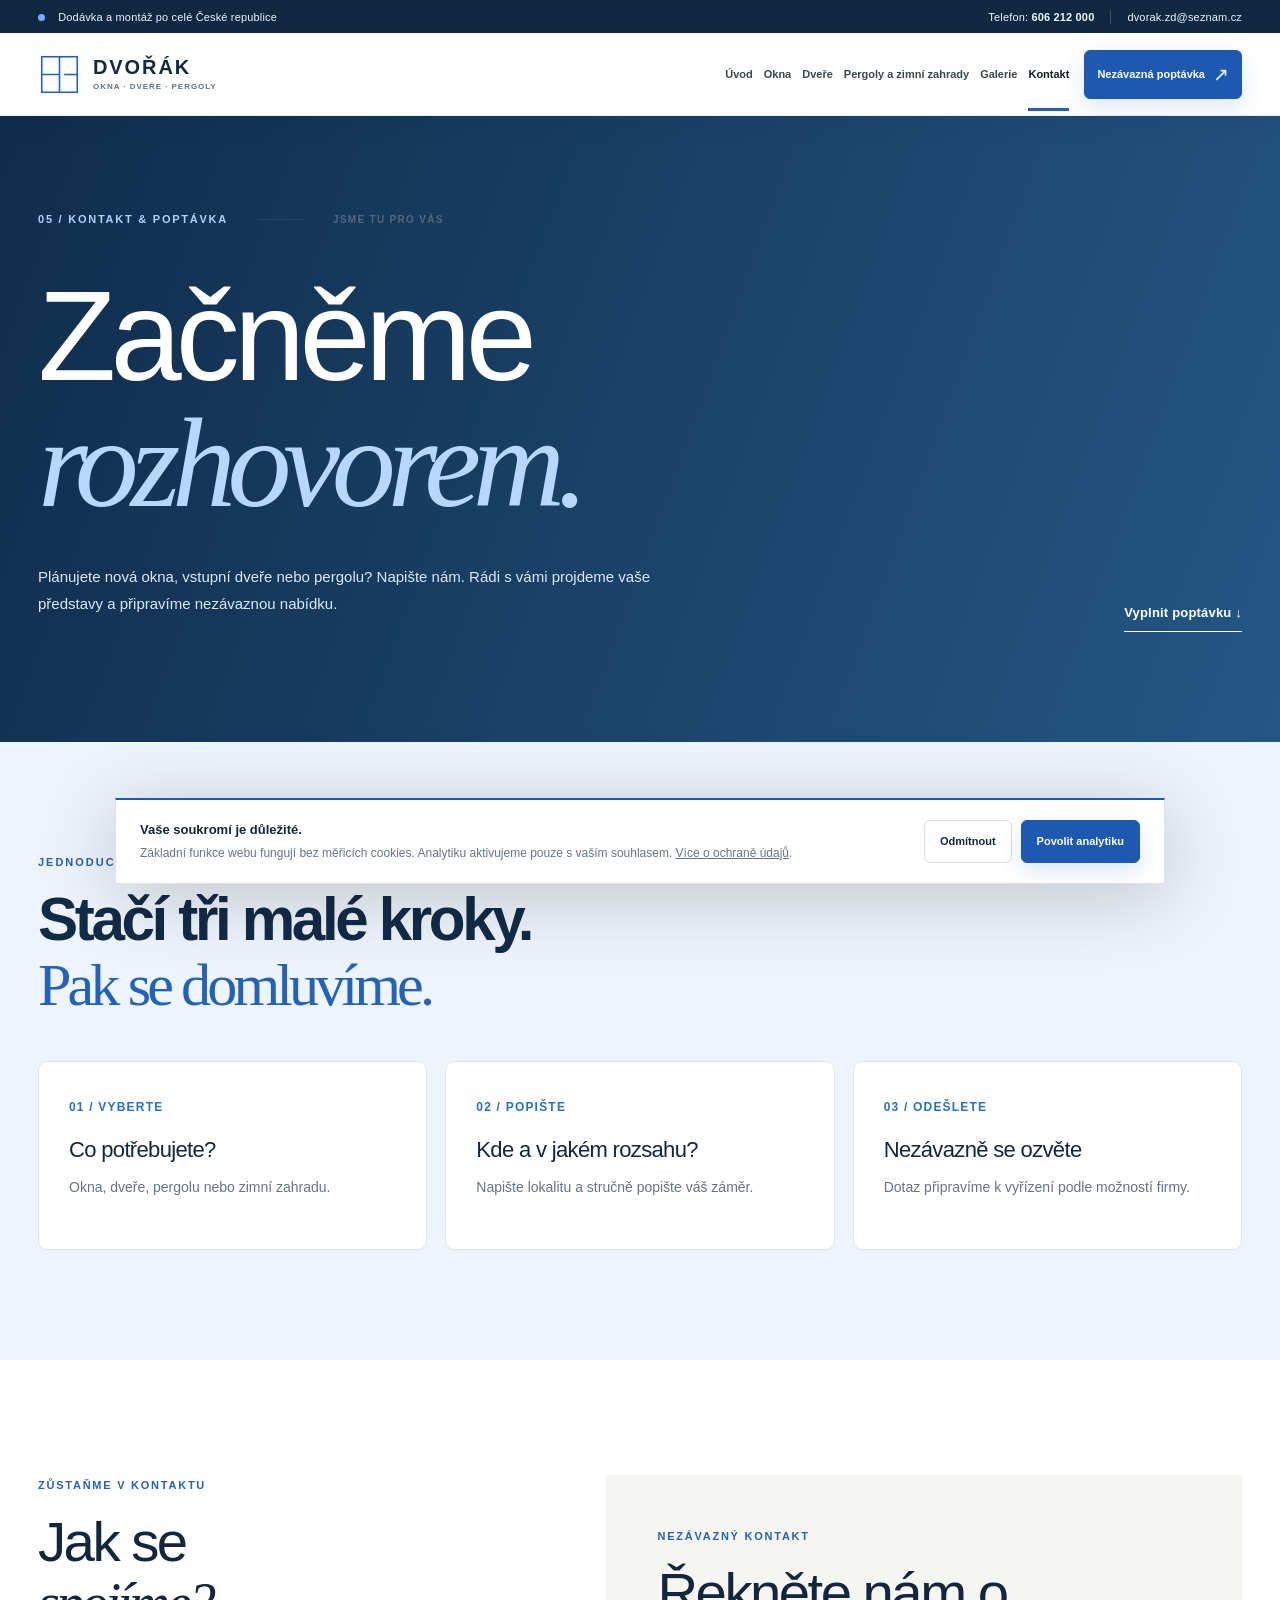
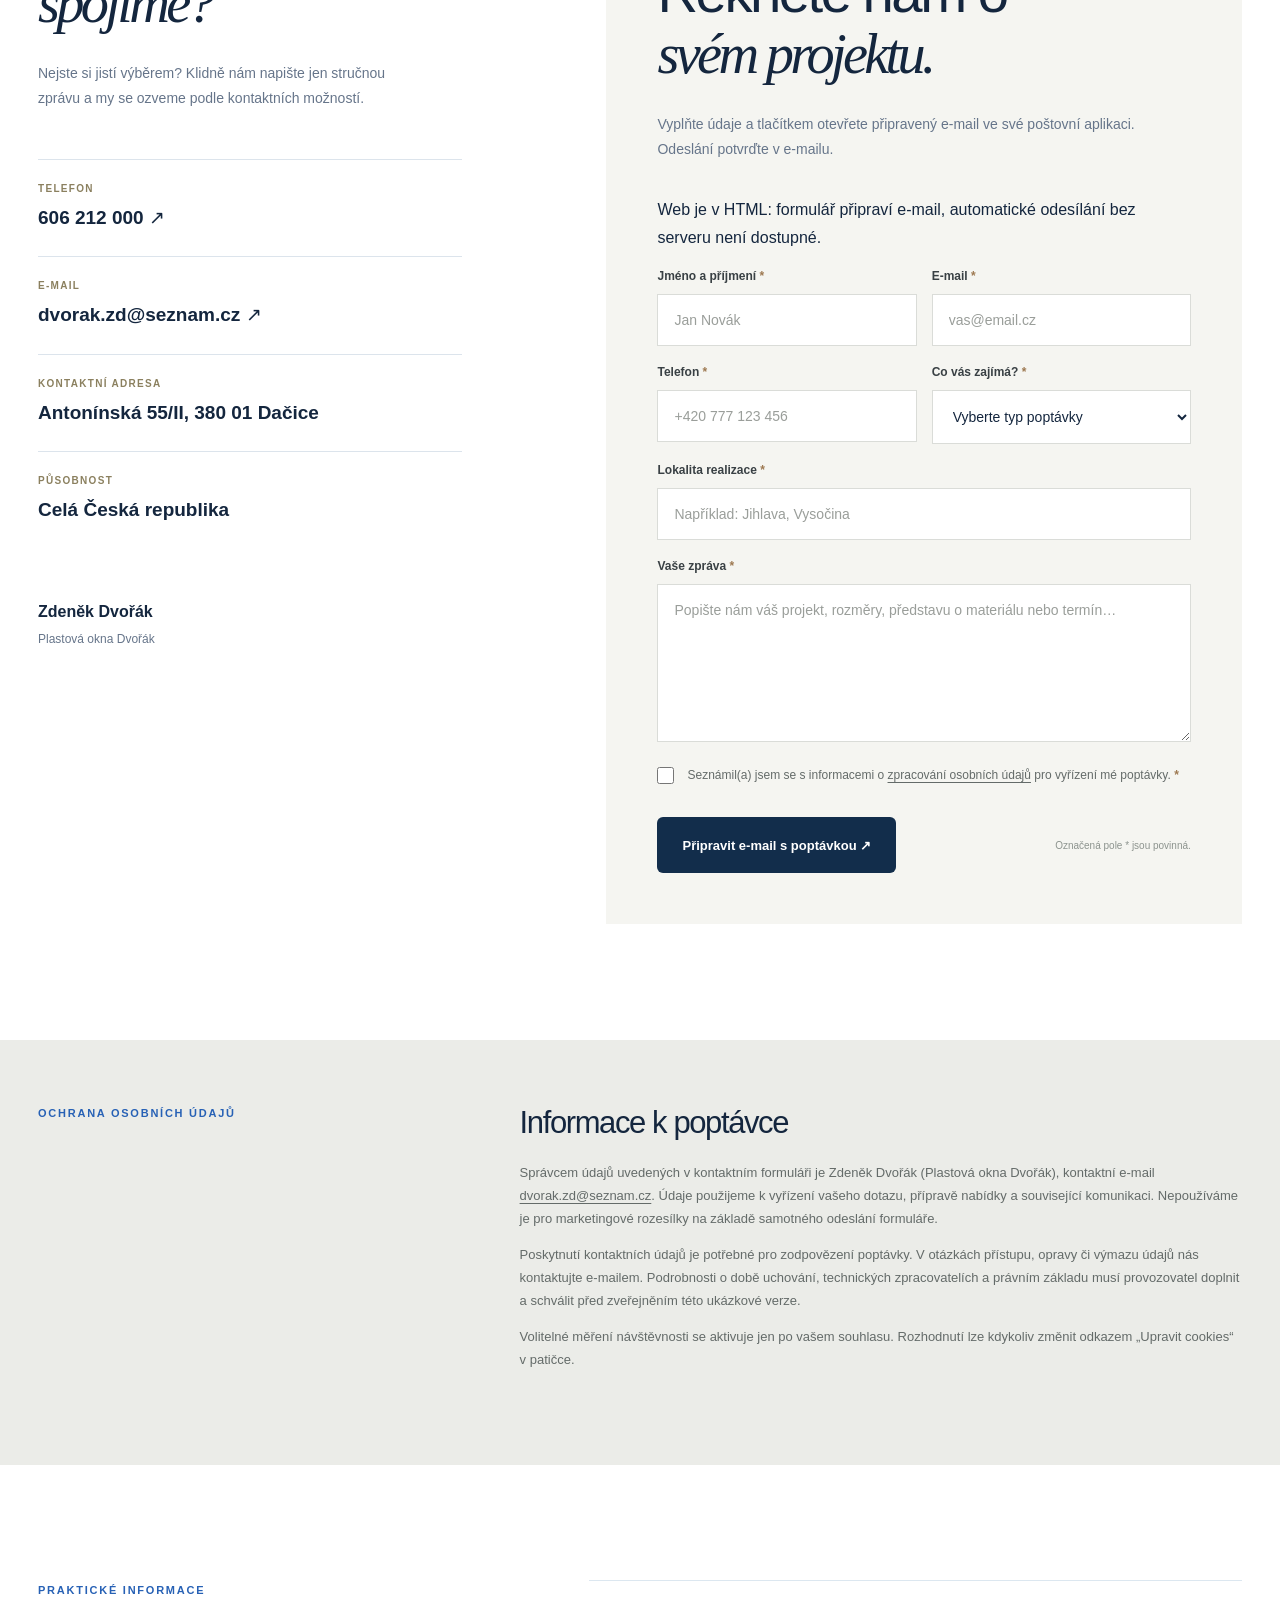
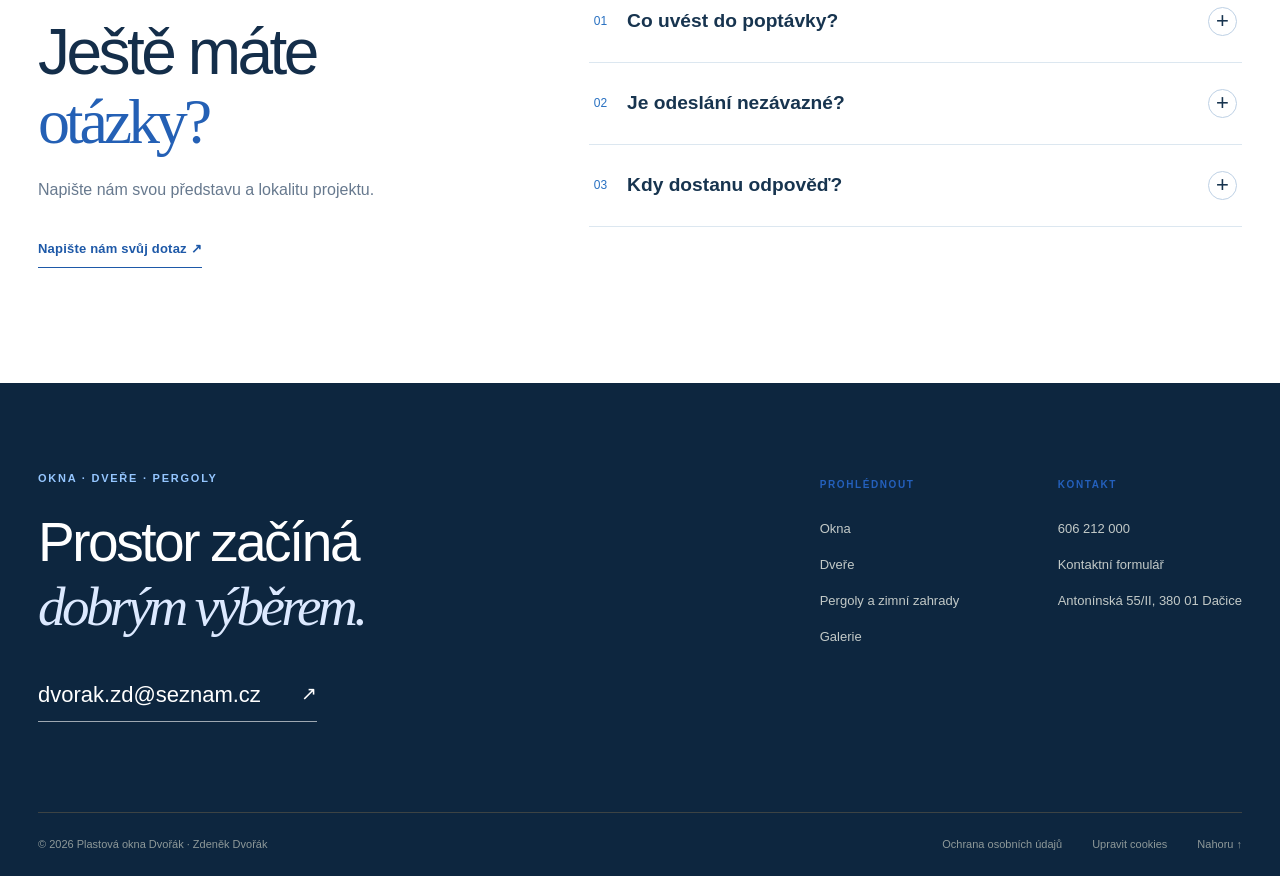
<file: kontakt.html>
<!DOCTYPE html>

<html lang="cs"><head>
<meta charset="utf-8"/><meta content="width=device-width, initial-scale=1" name="viewport"/><meta content="light" name="color-scheme"/><meta content="#171C20" name="theme-color"/>
<title>Kontakt a nezávazná poptávka | Plastová okna Dvořák</title><meta content="Kontaktujte Zdeňka Dvořáka. Poptávkový formulář pro plastová, hliníková i dřevěná okna, vchodové dveře, pergoly a zimní zahrady." name="description"/><link href="https://www.plastova-okna.org/kontakt.html" rel="canonical"/>
<meta content="website" property="og:type"/><meta content="cs_CZ" property="og:locale"/><meta content="Plastová okna Dvořák" property="og:site_name"/><meta content="Kontakt a nezávazná poptávka | Plastová okna Dvořák" property="og:title"/><meta content="Kontaktujte Zdeňka Dvořáka. Poptávkový formulář pro plastová, hliníková i dřevěná okna, vchodové dveře, pergoly a zimní zahrady." property="og:description"/><meta content="https://www.plastova-okna.org/kontakt.html" property="og:url"/><meta content="https://images.unsplash.com/photo-1600585154340-be6161a56a0c?auto=format&amp;fit=crop&amp;w=1600&amp;q=82" property="og:image"/>
<link href="assets/favicon.svg" rel="icon" type="image/svg+xml"/><link href="assets/css/main.css" rel="stylesheet"/><script defer="" src="assets/js/main.js"></script>
<script type="application/ld+json">{"@context":"https://schema.org","@type":"LocalBusiness","name":"Plastová okna Dvořák","url":"https://www.plastova-okna.org","telephone":"+420606212000","email":"dvorak.zd@seznam.cz","address":{"@type":"PostalAddress","streetAddress":"Antonínská 55/II","postalCode":"380 01","addressLocality":"Dačice","addressCountry":"CZ"},"areaServed":{"@type":"Country","name":"Česká republika"}}</script>
</head><body data-ga4="" data-page="Kontakt">
<div aria-hidden="true" class="v4-scroll-progress"></div><a class="skip-link" href="#hlavni-obsah">Přejít na obsah</a>
<header class="site-header" id="top">
<div class="utility-strip"><div class="container utility-inner"><span><i aria-hidden="true" class="utility-dot"></i> Dodávka a montáž po celé České republice</span><div><a data-track-call="" href="tel:+420606212000">Telefon: <strong>606 212 000</strong></a><span aria-hidden="true" class="utility-divider"></span><a href="mailto:dvorak.zd@seznam.cz">dvorak.zd@seznam.cz</a></div></div></div>
<div class="container nav-wrap">
<a aria-label="Plastová okna Dvořák – úvod" class="brand" href="index.html"><svg aria-hidden="true" class="brand-mark" fill="none" viewbox="0 0 46 46"><rect height="38" stroke="currentColor" stroke-width="1.7" width="38" x="4" y="4"></rect><path d="M23 4V42M4 23H23" stroke="currentColor" stroke-width="1.7"></path><path d="M28 23H42" stroke="currentColor" stroke-width="1.7"></path></svg><span class="brand-copy"><strong>DVOŘÁK</strong><small>OKNA · DVEŘE · PERGOLY</small></span></a>
<nav aria-label="Hlavní navigace" class="primary-nav" id="primary-nav">
<a href="index.html">Úvod</a><a href="okna.html">Okna</a><a href="dvere.html">Dveře</a><a href="pergoly.html">Pergoly a zimní zahrady</a><a href="realizace.html">Galerie</a><a aria-current="page" href="kontakt.html">Kontakt</a></nav><a class="nav-call" data-track-call="" href="tel:+420606212000">606 212 000</a><a class="btn nav-cta" href="kontakt.html#poptavka">Nezávazná poptávka <span aria-hidden="true">↗</span></a><button aria-controls="primary-nav" aria-expanded="false" aria-label="Otevřít navigaci" class="mobile-toggle" type="button"><span></span><span></span></button>
</div></header>
<main id="hlavni-obsah"><section class="contact-hero section-dark"><div class="container"><div class="contact-kicker"><span class="eyebrow light">05 / KONTAKT &amp; POPTÁVKA</span><span class="tiny-rule"></span><span>JSME TU PRO VÁS</span></div><h1>Začněme<br/><em>rozhovorem.</em></h1><div class="contact-lead"><p>Plánujete nová okna, vstupní dveře nebo pergolu? Napište nám. Rádi s vámi projdeme vaše představy a připravíme nezávaznou nabídku.</p><a class="text-link light-link" href="#poptavka">Vyplnit poptávku ↓</a></div></div></section>
<section class="v3-section alt"><div class="container"><span class="v3-kicker">JEDNODUCHÝ POSTUP</span><h2 class="v3-heading">Stačí tři malé kroky.<br/><em>Pak se domluvíme.</em></h2><div class="v3-mini-grid"><article class="v3-mini-card"><b>01 / VYBERTE</b><h3>Co potřebujete?</h3><p>Okna, dveře, pergolu nebo zimní zahradu.</p></article><article class="v3-mini-card"><b>02 / POPIŠTE</b><h3>Kde a v jakém rozsahu?</h3><p>Napište lokalitu a stručně popište váš záměr.</p></article><article class="v3-mini-card"><b>03 / ODEŠLETE</b><h3>Nezávazně se ozvěte</h3><p>Dotaz připravíme k vyřízení podle možností firmy.</p></article></div></div></section>
<section class="section contact-section section-white" id="poptavka"><div class="container contact-layout"><aside class="contact-info"><span class="eyebrow">ZŮSTAŇME V KONTAKTU</span><h2>Jak se<br/><em>spojíme?</em></h2><p>Nejste si jistí výběrem? Klidně nám napište jen stručnou zprávu a my se ozveme podle kontaktních možností.</p><div class="contact-detail"><small>TELEFON</small><a data-track-call="" href="tel:+420606212000">606 212 000 ↗</a></div><div class="contact-detail"><small>E-MAIL</small><a href="mailto:dvorak.zd@seznam.cz">dvorak.zd@seznam.cz ↗</a></div><div class="contact-detail"><small>KONTAKTNÍ ADRESA</small><address>Antonínská 55/II, 380 01 Dačice</address></div><div class="contact-detail"><small>PŮSOBNOST</small><strong>Celá Česká republika</strong></div><div class="contact-side-note">Zdeněk Dvořák<br/><span>Plastová okna Dvořák</span></div></aside>
<div class="form-panel"><div class="form-heading"><span class="eyebrow">NEZÁVAZNÝ KONTAKT</span><h2>Řekněte nám o<br/><em>svém projektu.</em></h2><p>Vyplňte údaje a tlačítkem otevřete připravený e-mail ve své poštovní aplikaci. Odeslání potvrďte v e-mailu.</p></div>
<div aria-live="polite" class="form-status" hidden="" id="form-status" role="status"></div>
<p class="form-noscript">Web je v HTML: formulář připraví e-mail, automatické odesílání bez serveru není dostupné.</p><form action="mailto:dvorak.zd@seznam.cz" id="inquiry-form" method="get" novalidate="">
<div aria-hidden="true" class="trap-field"><label for="company-site">Web společnosti – ponechte prázdné</label><input autocomplete="off" id="company-site" name="company_site" tabindex="-1" type="text" value=""/></div>
<div class="form-row"><div class="field"><label for="name">Jméno a příjmení <span>*</span></label><input autocomplete="name" id="name" maxlength="100" minlength="2" name="name" placeholder="Jan Novák" required="" type="text"/></div><div class="field"><label for="email">E-mail <span>*</span></label><input autocomplete="email" id="email" maxlength="180" name="email" placeholder="vas@email.cz" required="" type="email"/></div></div>
<div class="form-row"><div class="field"><label for="phone">Telefon <span>*</span></label><input autocomplete="tel" id="phone" maxlength="25" name="phone" placeholder="+420 777 123 456" required="" type="tel"/></div><div class="field"><label for="type">Co vás zajímá? <span>*</span></label><select id="type" name="type" required=""><option value="">Vyberte typ poptávky</option><option value="Plastová okna">Plastová okna</option><option value="Hliníková okna">Hliníková okna</option><option value="Dřevěná okna">Dřevěná okna</option><option value="Dveře">Dveře</option><option value="Pergoly">Pergoly</option><option value="Zimní zahrady">Zimní zahrady</option><option value="Ostatní">Ostatní</option></select></div></div>
<div class="field"><label for="location">Lokalita realizace <span>*</span></label><input id="location" maxlength="120" name="location" placeholder="Například: Jihlava, Vysočina" required="" value=""/></div>
<div class="field"><label for="message">Vaše zpráva <span>*</span></label><textarea id="message" maxlength="5000" minlength="10" name="message" placeholder="Popište nám váš projekt, rozměry, představu o materiálu nebo termín…" required="" rows="6"></textarea></div>
<label class="check-field"><input id="privacy_ack" name="privacy_ack" required="" type="checkbox" value="1"/><span>Seznámil(a) jsem se s informacemi o <a href="#osobni-udaje">zpracování osobních údajů</a> pro vyřízení mé poptávky. <strong>*</strong></span></label>
<div class="submit-row"><button class="btn btn-dark btn-submit" type="submit">Připravit e-mail s poptávkou ↗</button><span>Označená pole * jsou povinná.</span></div>
<noscript><style>#inquiry-form{display:none}</style><p class="form-noscript">Pro odeslání formuláře prosím zapněte JavaScript. Případně nás kontaktujte přímo telefonicky nebo e-mailem.</p></noscript>
</form></div></div></section>
<section class="privacy-section" id="osobni-udaje"><div class="container privacy-wrap"><span class="eyebrow">OCHRANA OSOBNÍCH ÚDAJŮ</span><div><h2>Informace k poptávce</h2><p>Správcem údajů uvedených v kontaktním formuláři je Zdeněk Dvořák (Plastová okna Dvořák), kontaktní e-mail <a href="mailto:dvorak.zd@seznam.cz">dvorak.zd@seznam.cz</a>. Údaje použijeme k vyřízení vašeho dotazu, přípravě nabídky a související komunikaci. Nepoužíváme je pro marketingové rozesílky na základě samotného odeslání formuláře.</p><p>Poskytnutí kontaktních údajů je potřebné pro zodpovězení poptávky. V otázkách přístupu, opravy či výmazu údajů nás kontaktujte e-mailem. Podrobnosti o době uchování, technických zpracovatelích a právním základu musí provozovatel doplnit a schválit před zveřejněním této ukázkové verze.</p><p>Volitelné měření návštěvnosti se aktivuje jen po vašem souhlasu. Rozhodnutí lze kdykoliv změnit odkazem „Upravit cookies“ v patičce.</p></div></div></section>
<section aria-label="Časté otázky" class="v4-faq section"><div class="container v4-faq-layout"><div class="v4-faq-intro"><span class="eyebrow">PRAKTICKÉ INFORMACE</span><h2>Ještě máte<br/><em>otázky?</em></h2><p>Napište nám svou představu a lokalitu projektu.</p><a class="text-link dark-link" href="kontakt.html#poptavka">Napište nám svůj dotaz ↗</a></div><div class="v4-faq-items">
<details class="v4-faq-item"><summary><span class="v4-faq-nr">01</span><strong>Co uvést do poptávky?</strong><span aria-hidden="true" class="v4-faq-icon">+</span></summary><div class="v4-faq-answer">Typ produktu, lokalitu, přibližné rozměry, pokud je máte, a krátký popis stavby.</div></details><details class="v4-faq-item"><summary><span class="v4-faq-nr">02</span><strong>Je odeslání nezávazné?</strong><span aria-hidden="true" class="v4-faq-icon">+</span></summary><div class="v4-faq-answer">Ano. Odesláním formuláře nevzniká objednávka.</div></details><details class="v4-faq-item"><summary><span class="v4-faq-nr">03</span><strong>Kdy dostanu odpověď?</strong><span aria-hidden="true" class="v4-faq-icon">+</span></summary><div class="v4-faq-answer">Konkrétní termín odpovědi není garantován. V naléhavých případech využijte telefonní kontakt.</div></details></div></div></section></main><footer class="site-footer section-dark"><div class="container"><div class="footer-top"><div class="footer-main"><span class="eyebrow light">OKNA · DVEŘE · PERGOLY</span><h2>Prostor začíná<br/><em>dobrým výběrem.</em></h2><a class="footer-mail" href="mailto:dvorak.zd@seznam.cz">dvorak.zd@seznam.cz <span aria-hidden="true">↗</span></a></div><div class="footer-links"><div><span class="footer-label">PROHLÉDNOUT</span><a href="okna.html">Okna</a><a href="dvere.html">Dveře</a><a href="pergoly.html">Pergoly a zimní zahrady</a><a href="realizace.html">Galerie</a></div><div><span class="footer-label">KONTAKT</span><a data-track-call="" href="tel:+420606212000">606 212 000</a><a href="kontakt.html">Kontaktní formulář</a><span>Antonínská 55/II, 380 01 Dačice</span></div></div></div><div class="footer-bottom"><span>© 2026 Plastová okna Dvořák · Zdeněk Dvořák</span><div><a href="kontakt.html#osobni-udaje">Ochrana osobních údajů</a><button class="footer-cookie" data-open-cookies="" type="button">Upravit cookies</button><a href="#top">Nahoru ↑</a></div></div></div></footer>
<div aria-label="Nastavení cookies" class="cookie-bar" hidden="" id="cookie-banner" role="region"><div class="cookie-inner"><div><strong>Vaše soukromí je důležité.</strong><p>Základní funkce webu fungují bez měřicích cookies. Analytiku aktivujeme pouze s vaším souhlasem. <a href="kontakt.html#osobni-udaje">Více o ochraně údajů</a>.</p></div><div class="cookie-actions"><button class="btn btn-plain" data-cookie-choice="reject" type="button">Odmítnout</button><button class="btn btn-bronze" data-cookie-choice="accept" type="button">Povolit analytiku</button></div></div></div>
<div class="mobile-sticky-cta"><a href="kontakt.html#poptavka">Nezávazná kalkulace zdarma <span aria-hidden="true">↗</span></a></div>
</body></html>
</file>
<file: assets/css/main.css>
/* PLASTOVÁ OKNA DVOŘÁK — EDITORIAL ARCHITECTURAL DESIGN / 2026 */
:root{--ink:#171c20;--white:#fff;--paper:#f7f7f4;--line:#e7e8e5;--bronze:#b59a72;--bronze-light:#cdb58f;--muted:#6c7374;--ease:cubic-bezier(.2,.75,.2,1)}
*{box-sizing:border-box}
html{scroll-behavior:smooth;scroll-padding-top:84px}body{margin:0;background:var(--paper);color:var(--ink);font-family:'Avenir Next','Segoe UI',Arial,sans-serif;-webkit-font-smoothing:antialiased}body.menu-open{overflow:hidden}
img{display:block;max-width:100%}a{color:inherit;text-decoration:none}button,input,textarea,select{font:inherit}button{cursor:pointer}button:disabled{cursor:not-allowed;opacity:.6}h1,h2,h3,p{margin-top:0}h1,h2,h3{font-weight:500;letter-spacing:-.045em}h1 em,h2 em{font-family:Georgia,'Times New Roman',serif;font-style:italic;font-weight:400;letter-spacing:-.065em}p{line-height:1.78}::selection{background:var(--bronze);color:var(--ink)}:focus-visible{outline:3px solid var(--bronze);outline-offset:4px}a,button{-webkit-tap-highlight-color:transparent}.skip-link{position:absolute;z-index:999;top:-100px;left:10px;padding:12px 20px;background:white;color:var(--ink)}.skip-link:focus{top:10px}
.container{width:min(100% - 100px,1380px);margin-inline:auto}.section{padding-block:clamp(76px,9vw,145px)}.section-white{background:var(--white)}.section-dark{background:var(--ink);color:var(--white)}.eyebrow{display:inline-block;color:#8d7b60;font-weight:750;font-size:11px;letter-spacing:.19em;line-height:1.5}.eyebrow.light{color:var(--bronze-light)}.decor-line{height:1px;width:66px;margin-top:37px;background:var(--bronze)}.micro-note{margin:26px 0 0;color:#777;letter-spacing:.01em;font-size:12px}.photo-disclaimer{color:#8a8b87;font-size:12px;margin:17px 0 0;text-align:right;line-height:1.5}
.btn{display:inline-flex;align-items:center;justify-content:space-between;gap:30px;padding:19px 24px;border:1px solid transparent;min-height:56px;font-size:12px;font-weight:700;letter-spacing:.035em;transition:background .25s,transform .25s,border-color .25s,color .25s;white-space:nowrap}.btn:hover{transform:translateY(-2px)}.btn span{font-size:19px;font-weight:400}.btn-bronze{background:var(--bronze);color:var(--ink)}.btn-bronze:hover{background:#d0b991}.btn-dark{background:var(--ink);color:white}.btn-dark:hover{background:#353b40}.btn-outline-light{border-color:#797f80;color:#fff}.btn-outline-light:hover{border-color:#fff}.btn-plain{background:transparent;border-color:#ddd;color:var(--ink)}.text-link{display:inline-flex;align-items:center;gap:34px;justify-content:space-between;padding-block:11px;border-bottom:1px solid currentColor;letter-spacing:.015em;font-size:13px;font-weight:650;transition:gap .2s}.text-link:hover{gap:44px}.text-link span{font-size:18px;font-weight:400}.light-link{color:#fff}.dark-link{color:var(--ink)}
.site-header{position:absolute;top:0;left:0;right:0;z-index:60;height:98px;color:#fff;border-bottom:1px solid rgba(255,255,255,.22)}.site-header .nav-wrap{height:100%;display:flex;align-items:center;gap:25px}.brand{display:flex;align-items:center;gap:12px;margin-right:auto;flex-shrink:0}.brand-mark{height:43px;width:43px;color:var(--bronze);transition:transform .4s}.brand:hover .brand-mark{transform:rotate(-8deg)}.brand-copy{display:flex;flex-direction:column;gap:5px}.brand-copy strong{font-size:21px;line-height:1;font-weight:750;letter-spacing:.2em}.brand-copy small{font-size:8px;letter-spacing:.18em;white-space:nowrap;font-weight:650}.primary-nav{display:flex;align-items:center;gap:clamp(14px,1.4vw,28px)}.primary-nav a{position:relative;white-space:nowrap;font-size:11px;font-weight:620;color:rgba(255,255,255,.88);transition:color .2s}.primary-nav a:hover,.primary-nav a[aria-current]{color:#fff}.primary-nav a[aria-current]:after{content:'';position:absolute;left:0;right:0;bottom:-17px;height:2px;background:var(--bronze)}.nav-call{font-size:12px;white-space:nowrap;font-weight:720;letter-spacing:.02em}.call-icon{margin-right:6px;color:var(--bronze)}.nav-cta{padding:15px 16px;min-height:45px;background:var(--bronze);color:var(--ink);font-size:10px;gap:16px}.mobile-toggle{display:none}.site-header:has(+ main .gallery-hero){color:var(--ink);background:white;border-color:var(--line)}body[data-page="Galerie"] .site-header{background:white;color:var(--ink);border-color:#e7e8e5}body[data-page="Galerie"] .primary-nav a{color:#394144}body[data-page="Galerie"] .primary-nav a[aria-current]{color:var(--ink)}
.home-hero{position:relative;min-height:min(850px,100svh);min-height:clamp(700px,90svh,930px);color:white;display:flex;align-items:center;overflow:hidden}.hero-photo,.subhero-image{position:absolute;inset:0}.hero-photo img,.subhero-image img{width:100%;height:100%;object-fit:cover;object-position:center 57%}.hero-photo img{animation:slowZoom 16s var(--ease) both}.hero-shade{position:absolute;inset:0;background:linear-gradient(90deg,rgba(8,14,18,.78) 0%,rgba(8,14,18,.58) 39%,rgba(8,14,18,.03) 100%),linear-gradient(0deg,rgba(8,14,18,.35),transparent 40%)}.hero-content{z-index:2;position:relative;padding-top:85px}.hero-topline{display:flex;align-items:center;gap:14px;font-size:11px;letter-spacing:.23em;font-weight:720;color:var(--bronze-light);margin-bottom:34px}.hero-topline .line{width:49px;height:1px;background:var(--bronze)}.hero-content h1{font-size:clamp(62px,7vw,112px);line-height:1.04;max-width:970px;margin-bottom:32px;font-weight:450}.hero-content h1 em{color:#d5c5ad}.hero-content p{max-width:565px;font-size:15px;color:rgba(255,255,255,.86);margin-bottom:30px;line-height:1.85}.hero-actions{display:flex;align-items:center;gap:36px}.hero-bottom{position:absolute;bottom:43px;left:50%;transform:translateX(-50%);display:flex;align-items:center;justify-content:space-between;z-index:3}.hero-counter{display:flex;gap:18px;align-items:center;font-size:10px;letter-spacing:.15em;font-weight:650;color:#eee}.mini-line{width:84px;height:1px;background:rgba(255,255,255,.56)}.scroll-cue{font-size:10px;letter-spacing:.14em;font-weight:700;display:flex;align-items:center;gap:24px}.scroll-cue span{font-size:23px}.image-credit{position:absolute;right:16px;bottom:12px;z-index:4;font-size:10px;color:rgba(255,255,255,.7);letter-spacing:.025em}@keyframes slowZoom{from{transform:scale(1.055)}to{transform:scale(1)}}
.editorial-intro{display:grid;grid-template-columns:1fr 2.35fr;gap:10%}.editorial-intro h2{font-size:clamp(36px,4.25vw,69px);line-height:1.18;margin-bottom:39px;letter-spacing:-.055em}.serif-italic{font-family:Georgia,'Times New Roman',serif;font-style:italic;font-weight:400;letter-spacing:-.055em}.intro-bottom{display:flex;align-items:flex-end;justify-content:space-between;gap:30px}.intro-bottom p{max-width:440px;color:var(--muted);font-size:15px;margin:0}.intro-bottom .text-link{flex-shrink:0}
.section-header{margin-bottom:50px}.split-header{display:flex;align-items:end;justify-content:space-between;gap:30px}.split-header h2{font-size:clamp(40px,5vw,77px);line-height:1.1;margin:19px 0 0}.split-header>p,.split-header>div:last-child p{color:var(--muted);font-size:15px;max-width:350px;margin-bottom:4px}.split-header>div:last-child .text-link{margin-top:20px}.products-section,.process-section,.door-showcase,.material-section,.gallery-section{background:var(--paper)}.product-grid{display:grid;grid-template-columns:1.22fr 1fr;grid-template-rows:290px 290px;gap:18px}.product-card{position:relative;display:block;overflow:hidden;color:white;background:#333;min-height:240px}.product-card.product-tall{grid-row:span 2}.product-img,.product-overlay{position:absolute;inset:0}.product-img img{height:100%;width:100%;object-fit:cover;transition:transform 1s var(--ease)}.product-card:hover .product-img img{transform:scale(1.08)}.product-overlay{background:linear-gradient(0deg,rgba(8,15,20,.85),transparent 65%)}.product-label{position:absolute;left:36px;bottom:35px;right:70px}.product-label>span{font-size:11px;color:var(--bronze-light);letter-spacing:.14em;font-weight:700}.product-label h3{font-size:clamp(25px,2.9vw,43px);line-height:1.15;margin:12px 0 0}.product-arrow{position:absolute;right:24px;bottom:30px;border:1px solid rgba(255,255,255,.65);height:42px;width:42px;display:grid;place-items:center;border-radius:50%;font-size:24px;transition:background .25s,color .25s}.product-card:hover .product-arrow{background:white;color:#171c20}
.philosophy-section{overflow:hidden}.philosophy-grid{display:grid;grid-template-columns:1.1fr .9fr;gap:10%;align-items:center}.philosophy-media{position:relative;aspect-ratio: .9}.philosophy-media img{width:100%;height:100%;object-fit:cover}.media-corner{position:absolute;left:22px;bottom:20px;color:white;letter-spacing:.13em;font-size:10px}.philosophy-copy h2{font-size:clamp(42px,5vw,78px);line-height:1.13;margin:20px 0 30px}.philosophy-copy>p{color:#bfc5c3;font-size:15px;max-width:490px}.feature-list{margin:38px 0 26px;border-top:1px solid #45494a}.feature-list>div{display:grid;grid-template-columns:44px 1fr;column-gap:12px;padding:18px 0;border-bottom:1px solid #45494a}.feature-list>div span{font-size:12px;color:var(--bronze)}.feature-list strong{font-size:14px;letter-spacing:.005em;font-weight:640}.feature-list p{grid-column:2;margin:5px 0 0;color:#afb4b3;font-size:12px}.story-gallery{display:grid;grid-template-columns:1.4fr .6fr;grid-template-rows:260px 260px;gap:18px}.story-gallery>a{position:relative;overflow:hidden;background:#333}.story-gallery img{width:100%;height:100%;object-fit:cover;transition:transform .8s}.story-gallery>a:hover img{transform:scale(1.05)}.story-main{grid-row:span 2}.story-gallery span{position:absolute;left:18px;bottom:19px;color:white;font-size:10px;font-weight:750;letter-spacing:.12em;text-shadow:0 1px 5px #000}
.process-grid{display:grid;grid-template-columns:repeat(4,1fr);border-top:1px solid #d0d3d0}.process-grid article{padding:30px 20px 0 0}.process-grid article:not(:last-child){border-right:1px solid #d0d3d0}.process-grid article:not(:first-child){padding-left:25px}.process-grid article>span{font-size:14px;color:#a58a67;letter-spacing:.07em}.process-grid h3{font-size:25px;margin:46px 0 12px;letter-spacing:-.04em}.process-grid p{font-size:13px;color:var(--muted);max-width:210px}.process-grid.three{grid-template-columns:repeat(3,1fr)}
.closing-cta{padding:clamp(70px,8vw,130px) 0;position:relative;overflow:hidden}.closing-cta:after{position:absolute;content:"";width:43vw;height:43vw;border:1px solid rgba(181,154,114,.2);border-radius:50%;top:-30%;right:-19%;pointer-events:none}.cta-inner{display:flex;align-items:end;justify-content:space-between;gap:40px;position:relative;z-index:1}.cta-inner h2{font-size:clamp(38px,4.7vw,72px);max-width:860px;line-height:1.13;margin:23px 0 22px}.cta-inner p{color:#bcc2c0;max-width:520px;font-size:14px;margin:0}.cta-inner .btn{margin-bottom:15px}
.subhero{position:relative;min-height:clamp(560px,75vh,755px);display:flex;align-items:center;color:white;overflow:hidden}.subhero-overlay{position:absolute;inset:0;background:linear-gradient(90deg,rgba(12,20,22,.86),rgba(12,20,22,.42) 68%,rgba(12,20,22,.08)),linear-gradient(0deg,rgba(12,20,22,.24),transparent 45%)}.subhero-content{position:relative;z-index:1;padding-top:80px}.subhero-content h1{font-size:clamp(58px,6.6vw,103px);line-height:1.09;margin:23px 0 28px}.subhero-content h1 em{color:#e4d3b8}.subhero-content p{font-size:15px;color:#e6e9e8;max-width:550px;margin-bottom:28px}.subhero-windows .subhero-image img{object-position:50% 55%}.subhero-door .subhero-image img{object-position:50% 50%}.subhero-pergola .subhero-image img{object-position:45% 47%}.tab-jump{display:grid;grid-template-columns:repeat(3,1fr);margin-top:50px;border-top:1px solid var(--line)}.tab-jump a{display:flex;align-items:center;justify-content:space-between;border-bottom:1px solid var(--line);padding:25px 20px 25px 0;font-size:18px;font-weight:570;transition:padding .2s}.tab-jump a:not(:last-child){border-right:1px solid var(--line);padding-left:20px}.tab-jump a:first-child{padding-left:0}.tab-jump a:last-child{padding-left:20px}.tab-jump a:hover{padding-right:10px}.tab-jump span{color:var(--bronze);font-size:24px}
.material-grid{display:grid;grid-template-columns:1.13fr .87fr;align-items:center;gap:9%}.material-grid.reverse .material-media{order:2}.material-grid.reverse .material-copy{order:1}.material-media{position:relative;aspect-ratio:1/.87;overflow:hidden;background:#3b4345}.material-media img{width:100%;height:100%;object-fit:cover}.material-media span,.vision-image span{position:absolute;bottom:15px;left:19px;font-size:9px;letter-spacing:.13em;color:#fff;text-shadow:0 1px 5px #000}.material-copy h2{font-size:clamp(51px,5vw,80px);line-height:1.05;margin:20px 0 30px}.material-copy>p{font-size:15px;color:#656e70;max-width:490px}.material-points{margin:33px 0 36px;border-top:1px solid #ccc}.material-points span{display:block;border-bottom:1px solid #ccc;padding:13px 0;font-size:13px}.compare{display:grid;grid-template-columns:repeat(3,1fr);gap:17px}.compare>div{background:var(--paper);padding:36px}.compare span{font-size:11px;letter-spacing:.15em;color:#8d775b}.compare h3{font-size:28px;margin:43px 0 16px}.compare p{color:var(--muted);font-size:13px;margin-bottom:0}.door-grid{display:grid;grid-template-columns:1fr 1fr;gap:18px;grid-template-rows:auto 230px}.door-tall{grid-row:span 2;position:relative;min-height:570px}.door-tall img,.door-bottom img{width:100%;height:100%;object-fit:cover}.door-tall>span,.door-bottom>span{position:absolute;bottom:20px;left:20px;font-size:10px;letter-spacing:.14em;color:white;text-shadow:0 1px 5px #000}.door-explain{background:white;padding:clamp(30px,4vw,60px)}.door-explain h2{font-size:clamp(44px,4.3vw,66px);line-height:1.1;margin:23px 0}.door-explain p{color:var(--muted);font-size:14px}.numbered-rows{margin-top:30px;border-top:1px solid #ddd}.numbered-rows div{padding:11px 0;border-bottom:1px solid #ddd;display:flex;gap:20px;align-items:center}.numbered-rows span{color:#a68a67;font-size:12px}.numbered-rows strong{font-size:13px;font-weight:580}.door-bottom{position:relative;overflow:hidden}.vision-grid{display:grid;grid-template-columns:.85fr 1.15fr;align-items:center;gap:9%}.vision-grid h2{font-size:clamp(44px,5vw,74px);line-height:1.1;margin:23px 0}.vision-grid p{color:#bfc5c3;font-size:15px;max-width:450px;margin-bottom:30px}.vision-image{height:550px;position:relative}.vision-image img{width:100%;height:100%;object-fit:cover}
.gallery-hero{padding:185px 0 72px}.gallery-kicker,.contact-kicker{display:flex;align-items:center;gap:30px;font-size:10px;letter-spacing:.13em;font-weight:750}.tiny-rule{width:45px;height:1px;background:currentColor;opacity:.35}.gallery-hero h1,.contact-hero h1{font-size:clamp(69px,10vw,158px);line-height:.99;margin:48px 0 35px}.gallery-hero h1 em{color:#a58c68}.gallery-lead{display:flex;justify-content:space-between;align-items:flex-end;gap:20px}.gallery-lead p{color:var(--muted);max-width:660px;font-size:15px}.gallery-lead span{font-size:10px;letter-spacing:.14em;font-weight:720}.notice-banner{display:flex;gap:36px;align-items:center;padding:21px 27px;background:#f5f0e9;border-left:3px solid var(--bronze);margin-top:53px}.notice-banner strong{white-space:nowrap;font-size:13px}.notice-banner p{font-size:12px;color:#616560;margin:0;line-height:1.6}.notice-banner p strong{font-size:inherit}.gallery-filters{display:flex;gap:15px;flex-wrap:wrap;margin-bottom:32px}.filter-btn{background:transparent;border:1px solid #d4d5d0;padding:13px 22px;font-size:12px;color:#4a4f4b;transition:background .2s,color .2s}.filter-btn:hover,.filter-btn.is-active{background:var(--ink);color:white;border-color:var(--ink)}.filter-btn span{margin-left:12px;opacity:.65}.gallery-grid{display:grid;grid-template-columns:repeat(3,minmax(0,1fr));grid-auto-flow:dense;gap:18px}.gallery-item{text-align:left;position:relative;border:0;background:#ddd;min-height:300px;padding:0;overflow:hidden;isolation:isolate}.gallery-item.tall{grid-row:span 2;min-height:620px}.gallery-item.wide{grid-column:span 2}.gallery-item[hidden]{display:none!important}.gallery-image{position:absolute;inset:0}.gallery-image img{width:100%;height:100%;object-fit:cover;transition:transform .7s var(--ease)}.gallery-item:hover .gallery-image img{transform:scale(1.07)}.gallery-item:after{content:'';position:absolute;inset:0;background:linear-gradient(0deg,rgba(10,15,19,.85),transparent 65%);z-index:1}.gallery-caption{position:absolute;bottom:22px;left:25px;right:25px;z-index:2;color:white;display:grid;grid-template-columns:1fr auto;gap:4px;align-items:end}.gallery-caption small{grid-column:1/-1;color:#ddc4a1;font-size:10px;letter-spacing:.15em}.gallery-caption strong{font-size:21px;font-weight:520}.gallery-caption>span{font-size:21px}.lightbox[hidden]{display:none}.lightbox{position:fixed;inset:0;z-index:200;background:rgba(7,10,12,.96);display:grid;grid-template-columns:80px 1fr 80px;grid-template-rows:80px 1fr 70px;align-items:center;color:white;padding:0 20px}.lightbox>img{grid-column:2;grid-row:2;width:100%;height:100%;max-height:calc(100svh - 180px);object-fit:contain}.lightbox-top{grid-column:1/-1;grid-row:1;display:flex;justify-content:space-between;align-items:center;font-size:11px;letter-spacing:.1em}.lightbox-top button,.lightbox-prev,.lightbox-next{border:1px solid rgba(255,255,255,.35);background:transparent;color:white;border-radius:50%;height:48px;width:48px;font-size:20px}.lightbox-prev{grid-column:1;grid-row:2}.lightbox-next{grid-column:3;grid-row:2;justify-self:end}.lightbox-bottom{grid-column:1/-1;grid-row:3;display:flex;justify-content:space-between;font-size:13px;color:#ccc}
.contact-hero{padding:190px 0 110px}.contact-hero h1{margin-top:45px;margin-bottom:37px}.contact-hero h1 em{color:var(--bronze-light)}.contact-lead{display:flex;align-items:end;justify-content:space-between;gap:20px}.contact-lead p{max-width:670px;font-size:15px;color:#bcc3c1}.contact-layout{display:grid;grid-template-columns:.8fr 1.2fr;gap:12%;align-items:start}.contact-info h2,.form-heading h2{font-size:clamp(47px,4.4vw,71px);line-height:1.08;margin:19px 0 27px}.contact-info>p{max-width:380px;font-size:14px;color:var(--muted);margin-bottom:48px}.contact-detail{border-top:1px solid var(--line);padding:23px 0 25px;display:flex;flex-direction:column;gap:11px}.contact-detail small{font-size:10px;letter-spacing:.13em;color:#8b805f;font-weight:720}.contact-detail a,.contact-detail address,.contact-detail strong{font-size:19px;font-weight:550;font-style:normal;line-height:1.4}.contact-detail a:hover{color:#a58b68}.contact-side-note{padding-top:50px;line-height:1.6;font-weight:650}.contact-side-note span{font-size:12px;color:var(--muted);font-weight:400}.form-panel{background:#f5f5f1;padding:clamp(28px,4vw,65px)}.form-heading p{color:var(--muted);font-size:14px;margin-bottom:34px}.form-row{display:grid;grid-template-columns:1fr 1fr;gap:15px}.field{margin-bottom:19px}.field label{display:block;font-size:12px;margin-bottom:11px;color:#394044;font-weight:650}.field label span,.check-field strong{color:#9d7850}.field input,.field select,.field textarea{width:100%;padding:17px 16px;color:var(--ink);background:var(--white);border:1px solid #dadcd8;border-radius:0;outline:none;font-size:14px;transition:border-color .18s}.field input:focus,.field select:focus,.field textarea:focus{border-color:#9b7f5c;outline:1px solid #9b7f5c}.field input::placeholder,.field textarea::placeholder{color:#9a9e9a}.field textarea{resize:vertical;min-height:158px}.field [aria-invalid="true"]{border-color:#ad4b3f}.field-error{color:#a34135;font-size:11px;margin:6px 0 0}.check-field{display:flex;align-items:start;gap:13px;margin:16px 0 32px;font-size:12px;color:#646b69;line-height:1.7;cursor:pointer}.check-field input{accent-color:var(--ink);width:17px;height:17px;margin:2px 0 0;flex-shrink:0}.check-field a,.privacy-section a{text-decoration:underline;text-underline-offset:3px}.submit-row{display:flex;align-items:center;justify-content:space-between;gap:15px}.submit-row>span{font-size:10px;color:#8c938e}.form-status{padding:16px 18px;background:#e5eee7;color:#1a633b;font-size:13px;line-height:1.6;margin-bottom:25px}.form-status.is-error{background:#f8e6e1;color:#913628}.trap-field{position:absolute!important;left:-9999px!important;width:1px!important;height:1px!important;overflow:hidden!important}.privacy-section{padding:65px 0 80px;background:#ebece8}.privacy-wrap{display:grid;grid-template-columns:1fr 2fr;gap:10%}.privacy-wrap h2{font-size:31px;margin:0 0 20px}.privacy-wrap p{font-size:13px;color:#646b69;max-width:820px}
.site-footer{padding:85px 0 26px}.footer-top{display:flex;justify-content:space-between;gap:60px;padding-bottom:90px}.footer-main h2{font-size:clamp(40px,4.3vw,65px);line-height:1.16;margin:24px 0 43px}.footer-main h2 em{color:var(--bronze-light)}.footer-mail{font-size:22px;border-bottom:1px solid rgba(255,255,255,.6);display:inline-flex;gap:40px;padding-bottom:13px}.footer-mail span{font-size:19px}.footer-links{display:flex;gap:60px;align-items:start;margin-top:11px}.footer-links>div{min-width:178px;display:flex;flex-direction:column;gap:15px}.footer-label{font-size:10px;letter-spacing:.16em;color:var(--bronze);font-weight:730;margin-bottom:14px}.footer-links a,.footer-links span:not(.footer-label){font-size:13px;color:#c3cac8;line-height:1.6;max-width:220px}.footer-links a:hover{color:white}.footer-bottom{border-top:1px solid #3c4344;padding:25px 0 0;display:flex;justify-content:space-between;align-items:center;gap:25px;color:#8e9999;font-size:11px}.footer-bottom>div{display:flex;align-items:center;gap:30px}.footer-bottom a:hover,.footer-cookie:hover{color:#fff}.footer-cookie{background:transparent;padding:0;border:0;color:inherit;font:inherit}.cookie-bar[hidden]{display:none}.cookie-bar{position:fixed;bottom:16px;left:16px;right:16px;max-width:1050px;margin:auto;z-index:120;background:white;border:1px solid #e4e1dd;box-shadow:0 12px 80px #0003;color:var(--ink)}.cookie-inner{padding:20px 24px;display:flex;gap:40px;justify-content:space-between;align-items:center}.cookie-inner strong{font-size:13px}.cookie-inner p{font-size:12px;color:var(--muted);line-height:1.6;margin:6px 0 0}.cookie-inner a{text-decoration:underline}.cookie-actions{display:flex;gap:9px;flex-shrink:0}.cookie-actions .btn{min-height:43px;padding:12px 15px;font-size:11px;gap:0}
@media(max-width:1370px){.container{width:min(100% - 76px,1380px)}.nav-call{display:none}.site-header .nav-wrap{gap:18px}.brand-copy strong{font-size:19px}.primary-nav{gap:15px}}
@media(max-width:1100px){.primary-nav{gap:12px}.primary-nav a{font-size:10px}.brand-copy strong{font-size:17px}.brand-copy small{font-size:7px}.brand-mark{width:36px;height:36px}.nav-cta{display:none}.hero-content h1{font-size:clamp(63px,8vw,96px)}.philosophy-grid,.material-grid,.vision-grid{gap:6%}.contact-layout{gap:7%}.footer-links{gap:34px}}
@media(max-width:900px){.site-header{height:78px}.container{width:min(100% - 46px,1380px)}.mobile-toggle{display:flex;align-items:center;justify-content:center;flex-direction:column;gap:7px;background:transparent;border:1px solid rgba(255,255,255,.48);color:currentColor;width:47px;height:45px;margin-left:auto;z-index:75}.mobile-toggle span{display:block;width:23px;height:1px;background:currentColor;transition:transform .3s}.mobile-toggle[aria-expanded="true"] span:first-child{transform:translateY(4px) rotate(45deg)}.mobile-toggle[aria-expanded="true"] span:last-child{transform:translateY(-4px) rotate(-45deg)}body[data-page="Galerie"] .mobile-toggle{border-color:var(--ink)}.site-header .primary-nav{position:absolute;top:78px;left:0;right:0;display:flex;flex-direction:column;align-items:stretch;gap:0;padding:12px 23px 35px;background:var(--ink);border-top:1px solid #3d4140;opacity:0;visibility:hidden;transform:translateY(-12px);transition:opacity .25s,transform .25s,visibility .25s;box-shadow:0 30px 50px #0004}.site-header .primary-nav.is-open{opacity:1;visibility:visible;transform:translateY(0)}.primary-nav a,body[data-page="Galerie"] .primary-nav a{font-size:16px;color:#fff;padding:14px 10px;border-bottom:1px solid #414547}.primary-nav a[aria-current]:after{bottom:0;left:10px;right:auto;width:35px}.nav-call{display:inline}.site-header .nav-wrap{gap:15px}.editorial-intro{grid-template-columns:1fr;gap:40px}.intro-bottom{align-items:start}.product-grid{grid-template-rows:260px 260px}.philosophy-grid{grid-template-columns:1fr;gap:55px}.philosophy-media{aspect-ratio:1.3}.philosophy-copy h2{font-size:clamp(44px,8vw,70px)}.process-grid{grid-template-columns:repeat(2,1fr);row-gap:45px}.process-grid article:nth-child(2){border-right:none}.process-grid article:nth-child(3){padding-left:0}.process-grid article h3{margin-top:22px}.material-grid,.vision-grid{grid-template-columns:1fr;gap:45px}.material-media{aspect-ratio:1.4}.material-grid.reverse .material-media{order:0}.material-grid.reverse .material-copy{order:1}.material-copy h2{font-size:60px}.vision-image{height:440px}.footer-top{flex-direction:column}.footer-links{margin-top:0}.contact-layout{grid-template-columns:1fr}.contact-info{display:grid;grid-template-columns:repeat(2,1fr);gap:0 20px}.contact-info>.eyebrow,.contact-info>h2,.contact-info>p,.contact-side-note{grid-column:1/-1}.contact-detail{min-height:120px}.form-panel{margin-top:40px}.gallery-item.tall{min-height:400px}.gallery-grid{grid-template-columns:repeat(2,1fr)}.gallery-item.wide{grid-column:span 1}.gallery-item.tall{grid-row:span 1}.gallery-hero,.contact-hero{padding-top:140px}.door-grid{grid-template-rows:auto 250px}}
@media(max-width:620px){.container{width:min(100% - 36px,1380px)}.section{padding-block:72px}.site-header{height:73px}.site-header .primary-nav{top:73px}.brand-copy strong{font-size:18px}.brand-copy small{font-size:7px}.brand-mark{height:37px;width:37px}.nav-call{display:none}.home-hero{min-height:740px;min-height:100svh;align-items:center}.hero-photo img{object-position:58%}.hero-shade{background:linear-gradient(90deg,#12191cc7,#12191c72),linear-gradient(0deg,#10171b80,transparent 45%)}.hero-content{padding-top:85px;padding-bottom:60px}.hero-topline{font-size:9px;letter-spacing:.12em;margin-bottom:24px}.hero-content h1{font-size:clamp(48px,12vw,76px);line-height:1.06;margin-bottom:24px}.hero-content p{font-size:13px;line-height:1.72;max-width:400px}.hero-actions{align-items:flex-start;flex-direction:column;gap:19px}.hero-bottom{bottom:20px}.hero-counter{font-size:8px;gap:8px}.hero-counter .mini-line{width:22px}.scroll-cue{font-size:0;gap:0}.scroll-cue span{font-size:20px}.editorial-intro{gap:24px}.editorial-intro h2{font-size:clamp(38px,9vw,56px);margin-bottom:20px}.intro-bottom{flex-direction:column;gap:20px}.intro-bottom p,.split-header>p{font-size:13px}.split-header{display:block}.split-header h2{font-size:clamp(41px,9.5vw,63px);margin-bottom:23px}.section-header{margin-bottom:32px}.product-grid{grid-template-columns:1fr;grid-template-rows:370px 270px 270px;gap:12px}.product-card.product-tall{grid-row:span 1}.product-label{left:22px;bottom:23px}.product-label h3{font-size:30px}.product-arrow{right:17px;bottom:21px;width:38px;height:38px}.philosophy-grid{gap:30px}.philosophy-media{aspect-ratio:1/1}.philosophy-copy h2{font-size:50px}.story-gallery{grid-template-columns:1fr 1fr;grid-template-rows:340px 190px;gap:10px}.story-main{grid-column:1/-1;grid-row:span 1}.story-small{grid-column:1}.story-small.second{grid-column:2}.story-gallery span{font-size:9px}.process-grid{grid-template-columns:1fr 1fr;gap:24px 14px}.process-grid article{padding-right:10px}.process-grid article:not(:first-child){padding-left:0}.process-grid article:nth-child(2){padding-left:15px}.process-grid h3{font-size:21px;margin:19px 0 8px}.process-grid p{font-size:12px}.process-grid article>span{font-size:12px}.cta-inner{align-items:start;flex-direction:column;gap:20px}.cta-inner h2{font-size:clamp(41px,10vw,65px)}.cta-inner p{font-size:13px}.subhero{min-height:690px;min-height:78svh}.subhero-content{padding-top:65px}.subhero-content h1{font-size:clamp(49px,11vw,74px)}.subhero-content p{font-size:13px}.tab-jump{grid-template-columns:1fr}.tab-jump a,.tab-jump a:last-child,.tab-jump a:not(:last-child){padding:19px 0;border-right:0;font-size:15px}.material-media{aspect-ratio:1/.9}.material-copy h2{font-size:clamp(50px,12vw,68px)}.material-copy>p{font-size:14px}.compare{grid-template-columns:1fr;gap:9px}.compare>div{padding:26px}.compare h3{margin:15px 0 10px}.door-grid{grid-template-columns:1fr;grid-template-rows:auto}.door-tall{min-height:390px;grid-row:span 1}.door-explain{padding:30px}.door-explain h2{font-size:46px}.door-bottom{height:210px}.process-grid.three{grid-template-columns:1fr}.process-grid.three article{border:0;border-bottom:1px solid #ddd;padding-bottom:15px}.vision-image{height:340px}.gallery-hero,.contact-hero{padding-top:150px;padding-bottom:65px}.gallery-kicker,.contact-kicker{gap:10px;flex-wrap:wrap;font-size:9px}.gallery-hero h1,.contact-hero h1{font-size:clamp(59px,14vw,86px);margin-top:32px}.gallery-lead,.contact-lead{flex-direction:column;align-items:flex-start}.gallery-lead p,.contact-lead p{font-size:13px}.notice-banner{display:block;padding:19px;margin-top:30px}.notice-banner p{margin-top:8px}.gallery-filters{gap:8px}.filter-btn{padding:11px 14px;font-size:11px}.gallery-grid{grid-template-columns:1fr}.gallery-item,.gallery-item.tall{min-height:390px}.lightbox{grid-template-columns:45px 1fr 45px;grid-template-rows:75px 1fr 65px;padding:0 8px}.lightbox-top{font-size:9px}.lightbox-prev,.lightbox-next,.lightbox-top button{height:38px;width:38px}.lightbox>img{max-height:calc(100svh - 160px)}.lightbox-description{font-size:11px}.contact-info{grid-template-columns:1fr}.contact-info>p{margin-bottom:23px}.contact-detail{min-height:90px;padding:20px 0}.contact-detail a,.contact-detail strong,.contact-detail address{font-size:17px}.contact-side-note{padding:20px 0}.form-panel{margin-top:18px;padding:23px 18px}.form-heading h2{font-size:45px}.form-row{grid-template-columns:1fr;gap:0}.field input,.field textarea,.field select{font-size:16px}.submit-row{flex-direction:column;align-items:flex-start}.submit-row button{width:100%;white-space:normal;text-align:left}.privacy-wrap{grid-template-columns:1fr;gap:22px}.privacy-wrap p{font-size:12px}.footer-top{padding-bottom:45px;gap:40px}.site-footer{padding-top:65px}.footer-main h2{font-size:48px}.footer-mail{font-size:17px;gap:20px}.footer-links{flex-direction:column;gap:35px}.footer-bottom{align-items:flex-start;flex-direction:column;line-height:1.6}.footer-bottom>div{gap:14px;flex-wrap:wrap}.cookie-inner{display:block;padding:17px}.cookie-actions{margin-top:14px}.cookie-actions .btn{flex:1;white-space:normal}}
@media(prefers-reduced-motion:reduce){*,*:before,*:after{scroll-behavior:auto!important;animation:none!important;transition:none!important}}
/* ================================================================
   DVOŘÁK 2026 / SALES-LED ARCHITECTURAL REDESIGN
   Inspiration: fast product discovery + clear price enquiry.
   Original design and copy, independent from any other brand.
   ================================================================ */
:root{--bronze:#bf9862;--bronze-light:#e1c99e;--ink:#192329;--paper:#f5f6f4;--white:#fff;--muted:#647072;--line:#e3e5e3}
body{font-family: 'Segoe UI', 'Avenir Next', Arial, sans-serif;overflow-x:clip}
.section{padding-block:clamp(70px,8vw,122px)}
.btn{font-size:13px;letter-spacing:0;font-weight:700}
.btn-bronze{background:#cca470;color:#152027}.btn-bronze:hover{background:#e4c091}
.btn-dark{background:#192329;color:#fff}
.btn:focus-visible,button:focus-visible,a:focus-visible,select:focus-visible,input:focus-visible{outline:3px solid #bb884b;outline-offset:3px}
/* Navigation: prominent like a retail product site, but restrained and premium. */
.site-header, body[data-page="Galerie"] .site-header{position:sticky;top:0;background:white;color:var(--ink);border-bottom:1px solid #e4e7e6;min-height:83px;height:auto;box-shadow:0 6px 24px rgba(18,34,34,.06)}
.site-header .nav-wrap{height:82px;gap:clamp(12px,1.7vw,32px)}
.utility-strip{background:#18252b;color:#e6ecea;font-size:11px;letter-spacing:.015em}
.utility-inner{height:33px;display:flex;justify-content:space-between;align-items:center;gap:20px}
.utility-inner>div{display:flex;align-items:center;gap:16px}.utility-inner a:hover{text-decoration:underline}
.utility-inner strong{font-weight:750}.utility-divider{height:14px;background:#657174;width:1px;opacity:.6}
.utility-dot{width:7px;height:7px;background:#cda56f;border-radius:50%;display:inline-block;vertical-align:middle;margin-right:10px}
.site-header .brand-mark{color:#b78c58}.site-header .brand-copy strong{font-size:22px;letter-spacing:.17em;font-weight:800}
.site-header .brand-copy small{color:#546064;font-size:8px;letter-spacing:.15em}
.site-header .primary-nav{gap:clamp(12px,1.25vw,22px)}
.site-header .primary-nav a,body[data-page="Galerie"] .primary-nav a{color:#3a474d;font-size:12px;font-weight:690}
.site-header .primary-nav a:hover,.site-header .primary-nav a[aria-current],body[data-page="Galerie"] .primary-nav a[aria-current]{color:#151d20}
.site-header .primary-nav a[aria-current]:after{background:#bb9562;bottom:-31px;height:3px}
.site-header .nav-call{display:none;color:#233239;font-weight:700}
.site-header .nav-cta{display:inline-flex;background:#bd9663;color:#101a1e;min-height:49px;padding:13px 18px;font-size:12px;gap:24px}
.site-header .nav-cta:hover{background:#d8b27f}
/* Hero: 3 content-led campaigns with usable slide controls and a real inquiry path */
.commerce-hero{background:#1c2a2d;color:white;position:relative;min-height:690px}
.hero-carousel{position:relative;min-height:690px;isolation:isolate}
.hero-panel{position:relative;min-height:690px;overflow:hidden;display:flex;align-items:center}
.hero-panel:not(.is-active){display:none}
.hero-panel-photo,.hero-panel-overlay{position:absolute;inset:0}
.hero-panel-photo img{height:100%;width:100%;object-fit:cover;object-position:center 54%;animation:heroReveal 1.1s ease both}
.hero-panel-overlay{background:linear-gradient(90deg,rgba(8,20,24,.93) 0%,rgba(10,25,27,.81) 33%,rgba(8,22,25,.37) 70%,rgba(10,24,25,.26) 100%),linear-gradient(0deg,rgba(8,23,26,.54),transparent 50%)}
@keyframes heroReveal{from{transform:scale(1.03);opacity:.6}to{transform:scale(1);opacity:1}}
.commerce-hero-grid{position:relative;z-index:2;display:grid;grid-template-columns:minmax(0,1fr) minmax(330px,390px);gap:clamp(30px,4.5vw,90px);align-items:center;padding-top:56px;padding-bottom:125px;min-height:690px}
.commerce-hero-copy{max-width:760px}
.hero-pill{display:inline-flex;align-items:center;gap:12px;border:1px solid rgba(255,255,255,.29);background:#fff1;padding:10px 14px;margin:0 0 26px;font-size:10px;letter-spacing:.16em;font-weight:700;color:#f0d6ab}
.commerce-hero-copy h1,.commerce-hero-copy h2{font-size:clamp(51px,5.5vw,94px);line-height:1.055;letter-spacing:-.056em;font-weight:650;margin:0 0 26px;text-wrap:balance}
.commerce-hero-copy h1 em,.commerce-hero-copy h2 em{font-style:normal;font-family:inherit;letter-spacing:-.057em;color:#f0cc96;font-weight:650}
.commerce-hero-copy p{font-size:clamp(14px,1.17vw,17px);max-width:610px;color:#e8eeec;line-height:1.7;margin-bottom:30px}
.commerce-hero-copy .hero-actions{display:flex;flex-wrap:wrap;align-items:center;gap:28px}
.commerce-hero-copy .btn{padding:18px 22px;min-height:57px}
.hero-outline{display:inline-flex;align-items:center;gap:16px;border-bottom:1px solid #d1d7d2;color:#fff;font-size:13px;font-weight:650;padding:13px 0;transition:gap .2s}
.hero-outline:hover{gap:25px}
.hero-quote{padding:27px 27px 24px;background:#f8f9f7;color:var(--ink);box-shadow:0 17px 65px #050e14a3;align-self:center;border-top:4px solid #c69d67}
.quote-marker{font-size:10px;color:#986d3b;letter-spacing:.17em;font-weight:750;margin-bottom:17px}
.hero-quote h2{font-size:clamp(29px,2.25vw,39px);font-weight:700;line-height:1.13;letter-spacing:-.035em;margin:0 0 13px}
.hero-quote>p{font-size:12px;line-height:1.6;color:#657074;margin:0 0 20px}
.quick-quote-form{display:flex;flex-direction:column}
.quick-quote-form label{font-size:11px;font-weight:750;color:#344044;margin-bottom:7px}
.quick-quote-form label small{font-weight:400;color:#748080}
.quick-quote-form select,.quick-quote-form input{min-height:48px;border:1px solid #dce1de;background:white;color:#243338;padding:11px 13px;border-radius:0;font-size:13px;margin-bottom:14px;width:100%;outline-offset:2px}
.quick-quote-form select{appearance:none;background-image:url("data:image/svg+xml,%3Csvg xmlns='http://www.w3.org/2000/svg' width='12' height='8'%3E%3Cpath d='m1 1 5 5 5-5' fill='none' stroke='%23223137' stroke-width='1.5'/%3E%3C/svg%3E");background-repeat:no-repeat;background-position:right 15px center;padding-right:36px}
.quick-submit{width:100%;min-height:51px;margin-top:3px;padding:14px 16px;font-size:12px}
.quote-footer{text-align:center;font-size:11px;color:#667477;margin:14px 0 0}
.hero-sidenote{align-self:end;padding:25px 26px;background:rgba(18,33,36,.80);border-left:2px solid #d5aa73;display:flex;flex-direction:column;gap:16px;max-width:315px;margin-left:auto;margin-bottom:28px}
.hero-sidenote>span{color:#d8b583;font-size:12px;letter-spacing:.16em}
.hero-sidenote strong{font-size:24px;line-height:1.27;letter-spacing:-.03em}
.hero-sidenote a{font-size:13px;border-bottom:1px solid #fff5;padding-bottom:8px;display:flex;justify-content:space-between}
.hero-control-bar{position:absolute;bottom:0;left:0;right:0;z-index:4;border-top:1px solid #fff4;background:#0f1f25a8;backdrop-filter:blur(8px)}
.hero-control-inner{display:flex;justify-content:space-between;align-items:center;min-height:73px;gap:20px}
.hero-slider-dots{display:flex;gap:23px;align-items:center}
.slide-dot{border:0;background:none;color:#d5dedb;font-size:11px;font-weight:750;letter-spacing:.1em;opacity:.72;display:flex;gap:14px;align-items:center;min-height:49px;transition:opacity .2s}
.slide-dot span{display:block;width:33px;height:1px;background:#fff5;position:relative}
.slide-dot.is-active{opacity:1;color:white}.slide-dot.is-active span:after{content:'';position:absolute;left:0;top:0;height:2px;width:100%;background:#dbb681}
.slide-nav{display:flex;gap:9px}.slide-nav button{border:1px solid #ffffff6c;background:#ffffff13;color:#fff;width:38px;height:38px;font-size:20px;transition:background .2s}
.slide-nav button:hover{background:#ffffff46}
/* Facts without fabricated counts or awards */
.assurance-ribbon{border-bottom:1px solid #e3e6e3;background:#fff}
.assurance-grid{display:grid;grid-template-columns:repeat(4,1fr)}
.assurance-grid>div{display:grid;grid-template-columns:39px 1fr;grid-template-rows:auto auto;align-items:center;column-gap:12px;padding:28px 20px 27px 0;min-width:0}
.assurance-grid>div+div{border-left:1px solid #e4e6e4;padding-left:27px}
.assurance-icon{grid-row:span 2;border:1px solid #d9ddd8;color:#ad8351;width:36px;height:36px;display:grid;place-items:center;font-size:19px}
.assurance-grid strong{font-size:13px;font-weight:760}.assurance-grid small{font-size:11px;color:#75817e;margin-top:6px}
.commerce-products{background:#f6f7f5}
.commerce-head{display:flex;justify-content:space-between;gap:40px;align-items:end;margin-bottom:43px}
.commerce-head h2{font-size:clamp(43px,5vw,72px);line-height:1.1;margin:15px 0 0;letter-spacing:-.054em;font-weight:650}
.commerce-head h2 em,.choices-body h2 em{color:#ac8555}
.commerce-head>div:last-child{max-width:352px}
.commerce-head>div:last-child p,.commerce-head>p{font-size:14px;color:#657170;line-height:1.75;margin:0 0 11px;max-width:370px}
.showcase-grid{display:grid;grid-template-columns:1.05fr .95fr 1fr;grid-template-rows:285px 285px;gap:15px}
.showcase-card{position:relative;overflow:hidden;background:#23353a;color:white;display:block;min-height:220px}
.showcase-lead{grid-row:span 2}
.showcase-card:last-child{grid-column:2 / 4}
.showcase-photo,.showcase-shade{position:absolute;inset:0}
.showcase-photo img{width:100%;height:100%;object-fit:cover;transition:transform .7s ease}
.showcase-card:hover .showcase-photo img{transform:scale(1.055)}
.showcase-shade{background:linear-gradient(0deg,#101a20eb 0%,#18273033 65%),linear-gradient(90deg,#0a22262b,transparent)}
.showcase-count{position:absolute;top:24px;left:25px;background:#f8f8f1ed;color:#344247;padding:8px 11px;font-size:10px;font-weight:800;letter-spacing:.09em}
.showcase-caption{position:absolute;bottom:24px;left:27px;right:25px}
.showcase-caption>span:first-child{font-size:12px;color:#e6ebe8}
.showcase-caption h3{font-size:clamp(24px,2.25vw,36px);font-weight:650;line-height:1.15;margin:9px 0 15px;letter-spacing:-.04em}
.showcase-link{border-top:1px solid #ffffff71;padding-top:12px;display:flex;justify-content:space-between;font-weight:650;font-size:11px;align-items:center}
.showcase-link b{font-size:19px;font-weight:400}
.quote-band{background:#17272d;color:#fff;padding:65px 0;background-image:radial-gradient(ellipse at right center,#2b4647,transparent 60%)}
.quote-band-layout{display:flex;align-items:center;justify-content:space-between;gap:28px}
.quote-band h2{font-size:clamp(32px,3.6vw,53px);line-height:1.12;letter-spacing:-.05em;margin:15px 0 13px;font-weight:650}
.quote-band h2 em{font-family:inherit;font-style:normal;color:#e1be8c}
.quote-band p{font-size:13px;color:#c3cdca;margin:0}
.quote-band .btn{flex-shrink:0}
.choices-grid{display:grid;grid-template-columns:1.02fr .98fr;gap:clamp(45px,7vw,105px);align-items:center}
.choices-photo{position:relative;min-height:610px;background:#d0d5d2}
.choices-photo img{width:100%;height:100%;position:absolute;inset:0;object-fit:cover}
.choices-photo-label{position:absolute;bottom:23px;left:23px;background:#17262edc;color:white;padding:13px 16px;font-size:10px;letter-spacing:.1em;font-weight:750;max-width:230px;line-height:1.5}
.choices-body h2{font-size:clamp(43px,4.45vw,65px);line-height:1.13;margin:20px 0 21px;font-weight:650}
.choices-body>p{font-size:14px;color:#66716e;max-width:500px;margin:0 0 33px}
.choices-steps{border-top:1px solid #dbe0dc;margin-bottom:28px}
.choices-steps a{display:grid;grid-template-columns:35px 1fr 20px;gap:10px;align-items:center;padding:18px 0;border-bottom:1px solid #dbe0dc;transition:padding .2s}
.choices-steps a:hover{padding-left:8px}
.choices-steps a span:first-child{color:#a37b4a;font-size:12px;font-weight:700}
.choices-steps strong{font-size:16px;font-weight:670}.choices-steps a span:last-child{font-size:19px}
.inspiration-section{background:#f6f7f5}
.inspiration-grid{display:grid;grid-template-columns:1.25fr .75fr;grid-template-rows:260px 260px;gap:14px}
.inspiration-grid>a{position:relative;overflow:hidden;background:#23343a}
.inspiration-grid .inspo-large{grid-row:span 2}
.inspiration-grid img{width:100%;height:100%;object-fit:cover;transition:transform .6s}
.inspiration-grid a:hover img{transform:scale(1.045)}
.inspiration-grid span{position:absolute;left:20px;bottom:20px;background:#17262cde;color:#fff;padding:10px 15px;font-size:10px;font-weight:700;letter-spacing:.11em}
.process-redesigned .process-grid{border-color:#ccd3cf}.process-redesigned .process-grid h3{font-weight:700}
/* Inner pages: inherit clean white retail header, more immediate product CTAs */
.subhero,.gallery-hero,.contact-hero{scroll-margin-top:115px}
.subhero{min-height:clamp(530px,66svh,735px)}
.subhero-content h1{font-weight:670}
.subhero-content h1 em{color:#e3bf8e;font-family:inherit;font-style:normal;font-weight:620;letter-spacing:inherit}
.subhero-content{padding-top:20px}
.gallery-hero,.contact-hero{padding-top:95px}
.tab-jump a{font-weight:730}
.material-section .material-copy h2{font-weight:650}
.material-section .material-copy h2 em,.gallery-hero h1 em,.contact-hero h1 em{color:#b28d5e}
/* floating mobile action */
.mobile-sticky-cta{display:none}
@media(max-width:1330px){.site-header .nav-wrap{gap:15px}.site-header .primary-nav{gap:11px}.site-header .primary-nav a{font-size:11px}.site-header .brand-copy strong{font-size:20px}.site-header .nav-cta{font-size:11px;padding:12px;gap:8px}.showcase-grid{grid-template-columns:1.1fr 1fr 1fr}}
@media(max-width:1100px){.utility-strip{display:none}.site-header .nav-cta{display:inline-flex}.site-header .primary-nav{gap:11px}.site-header .brand-copy strong{font-size:18px}.commerce-hero-grid{grid-template-columns:minmax(0,1fr) minmax(285px,345px);gap:23px}.commerce-hero-copy h1,.commerce-hero-copy h2{font-size:clamp(48px,5.6vw,70px)}.hero-quote{padding:22px}.assurance-grid>div{padding-right:9px}.assurance-grid>div+div{padding-left:12px}.assurance-grid strong{font-size:12px}.assurance-grid small{font-size:10px}}
@media(max-width:900px){.site-header,.site-header .nav-wrap{height:76px;min-height:76px}.site-header .mobile-toggle{display:flex;border:1px solid #cdd3d0;color:#172229}.site-header .mobile-toggle span{background:#172229}.site-header .primary-nav,body[data-page="Galerie"] .site-header .primary-nav{top:76px;background:#19272b;border-top:0}.site-header .primary-nav a,body[data-page="Galerie"] .site-header .primary-nav a{color:white;font-size:16px;padding:15px 9px}.site-header .primary-nav a[aria-current]:after{bottom:0;left:9px}.site-header .nav-cta{margin-left:auto}.site-header .nav-call{display:none}.site-header .mobile-toggle{margin-left:0}.commerce-hero,.hero-panel,.hero-carousel{min-height:770px}.commerce-hero-grid{min-height:770px;grid-template-columns:1fr;align-content:center;gap:30px;padding-top:50px;padding-bottom:115px}.commerce-hero-copy{max-width:730px}.commerce-hero-copy h1,.commerce-hero-copy h2{font-size:clamp(56px,7.7vw,75px)}.hero-quote{max-width:520px;width:100%;margin-top:0}.hero-quote h2 br{display:none}.quick-quote-form{display:grid;grid-template-columns:1fr 1fr;gap:5px 14px}.quick-quote-form label,.quick-quote-form select,.quick-quote-form input,.quick-quote-form button{min-width:0}.quick-quote-form label:nth-of-type(1){grid-column:1;grid-row:1}.quick-quote-form label:nth-of-type(2){grid-column:2;grid-row:1}.quick-quote-form select{grid-column:1;grid-row:2}.quick-quote-form input{grid-column:2;grid-row:2}.quick-quote-form button{grid-column:1/-1}.hero-sidenote{display:none}.assurance-grid{grid-template-columns:repeat(2,1fr)}.assurance-grid>div:nth-child(3){border-left:0}.assurance-grid>div{border-bottom:1px solid #e4e6e4}.showcase-grid{grid-template-columns:1fr 1fr;grid-template-rows:370px 290px;gap:12px}.showcase-lead{grid-row:span 1}.showcase-card:last-child{grid-column:auto}.showcase-card{min-height:270px}.choices-grid{grid-template-columns:1fr;gap:36px}.choices-photo{min-height:460px}.quote-band-layout{align-items:start}.quote-band h2{font-size:42px}}
@media(max-width:620px){.site-header,.site-header .nav-wrap{height:69px;min-height:69px}.site-header .primary-nav,body[data-page="Galerie"] .site-header .primary-nav{top:69px}.site-header .nav-cta{display:none}.site-header .brand-copy strong{font-size:18px}.commerce-hero,.hero-panel,.hero-carousel{min-height:680px}.hero-panel-photo img{object-position:58% center}.hero-panel-overlay{background:linear-gradient(90deg,#0c1a20ec,#0c1a20b0 78%,#0c1a2099)}.commerce-hero-grid{min-height:680px;display:block;padding-top:55px;padding-bottom:105px}.commerce-hero-copy h1,.commerce-hero-copy h2{font-size:clamp(45px,11.3vw,69px);margin-bottom:20px}.commerce-hero-copy p{font-size:13px;line-height:1.65;margin-bottom:22px}.hero-pill{margin-bottom:20px;font-size:9px}.commerce-hero-copy .hero-actions{gap:17px;flex-direction:row;align-items:center}.commerce-hero-copy .btn{min-height:50px;padding:14px 15px;font-size:11px;white-space:normal}.hero-outline{font-size:11px;gap:7px}.hero-quote{margin-top:25px;padding:16px 18px;max-width:none}.hero-quote h2{font-size:23px;margin-bottom:7px}.hero-quote h2 br{display:none}.hero-quote>p{font-size:11px;margin-bottom:8px;line-height:1.4}.quote-marker{display:none}.quick-quote-form{grid-template-columns:1fr 1fr;gap:2px 8px}.quick-quote-form select,.quick-quote-form input{min-height:42px;margin-bottom:5px;font-size:12px;padding:8px}.quick-submit{min-height:43px;margin:1px 0 0}.quote-footer{display:none}.hero-control-inner{min-height:59px}.hero-slider-dots{gap:15px}.slide-dot{font-size:10px;gap:5px}.slide-dot span{width:0;display:none}.slide-dot.is-active{color:#f3d09c}.slide-nav button{width:34px;height:34px;font-size:17px}.assurance-grid>div{grid-template-columns:29px 1fr;column-gap:7px;padding:19px 4px 19px 0}.assurance-grid>div+div{padding-left:9px}.assurance-grid strong{font-size:11px;line-height:1.2}.assurance-grid small{font-size:9px;line-height:1.2}.assurance-icon{width:27px;height:27px;font-size:15px}.commerce-head{flex-direction:column;align-items:start;gap:14px;margin-bottom:27px}.commerce-head h2{font-size:clamp(38px,9.5vw,57px)}.commerce-head>div:last-child p,.commerce-head>p{font-size:13px}.showcase-grid{grid-template-columns:1fr;grid-template-rows:repeat(4,280px)}.showcase-lead{grid-row:span 1}.showcase-card:last-child{grid-column:auto}.showcase-count{left:17px;top:18px}.showcase-caption{left:19px;right:18px;bottom:18px}.showcase-caption h3{font-size:29px}.quote-band{padding:50px 0}.quote-band-layout{flex-direction:column;gap:20px}.quote-band h2{font-size:36px}.quote-band .btn{width:100%;white-space:normal}.choices-photo{min-height:320px}.choices-body h2{font-size:44px}.choices-steps strong{font-size:14px}.inspiration-grid{grid-template-columns:1fr 1fr;grid-template-rows:290px 170px;gap:9px}.inspo-large{grid-column:1/-1;grid-row:span 1!important}.inspiration-grid .inspo-small{grid-column:auto}.inspiration-grid span{padding:8px 9px;font-size:8px;left:9px;bottom:9px}.process-redesigned .process-grid{grid-template-columns:1fr 1fr}.subhero{min-height:600px}.gallery-hero,.contact-hero{padding-top:65px}.mobile-sticky-cta{display:flex;position:fixed;bottom:0;left:0;right:0;z-index:54;min-height:57px;align-items:stretch;background:#19262b;box-shadow:0 -6px 35px #12232a4d;padding:6px 14px calc(6px + env(safe-area-inset-bottom))}.mobile-sticky-cta a{flex:1;display:flex;align-items:center;justify-content:center;gap:14px;background:#c69c66;color:#192328;font-size:12px;font-weight:800}.site-footer{padding-bottom:70px}.cookie-bar{bottom:65px}}
@media(max-width:390px){.commerce-hero,.hero-panel,.hero-carousel{min-height:710px}.commerce-hero-grid{min-height:710px;padding-top:37px}.hero-quote{margin-top:16px}.hero-quote>p{display:none}.commerce-hero-copy h1,.commerce-hero-copy h2{font-size:44px}.commerce-hero-copy p{font-size:12px}}
@media(prefers-reduced-motion:reduce){.hero-panel-photo img{animation:none!important}.showcase-photo img{transition:none!important}}

/* ====================================================
   DVOŘÁK V3 — ATELIER / BRIGHT COMMERCIAL DESIGN SYSTEM
   Professional light surfaces, editorial layouts, deep blue actions.
   ==================================================== */
:root{--bronze:#2460bc;--bronze-light:#dce9ff;--ink:#14263e;--paper:#f3f6f9;--white:#fff;--muted:#66758a;--line:#dce4ec}
html{scroll-behavior:smooth}body{background:#f4f7fa;color:#14263e;font-family:Inter,'Segoe UI',Arial,sans-serif}::selection{background:#c8dfff;color:#163b75}
.container{max-width:1330px}.section{padding-block:clamp(78px,9vw,140px)}.section-white{background:#fff}.section-dark{background:#102740}
.site-header,body[data-page="Galerie"] .site-header{background:#fff;box-shadow:0 4px 30px #1431500d;border-color:#e7edf4}
.utility-strip{background:#102840;color:#edf5ff}.utility-dot{background:#75acff}.site-header .brand-mark{color:#2460bc}.site-header .brand-copy strong{color:#122940;letter-spacing:.095em}.site-header .brand-copy small{color:#5f7081;letter-spacing:.12em}
.site-header .primary-nav a[aria-current]:after{background:#2460bc}.site-header .primary-nav a:hover{color:#235bb3}
.site-header .nav-cta,.btn-bronze{background:#1e59b1!important;color:white!important;border:1px solid #1e59b1!important;box-shadow:0 8px 22px #1d55ac26;transition:background .2s,transform .2s,box-shadow .2s}
.site-header .nav-cta:hover,.btn-bronze:hover{background:#15438b!important;transform:translateY(-2px);box-shadow:0 14px 32px #1d55ac33}
.btn-dark{background:#122d4b;color:#fff}.btn-dark:hover{background:#2356a2}
.btn{border-radius:6px;font-weight:760}.eyebrow{color:#2761b5;font-weight:800;letter-spacing:.16em}.eyebrow.light{color:#a8ceff}
.commerce-hero{background:#153355}.hero-panel,.hero-carousel,.commerce-hero{min-height:740px}.hero-panel-overlay{background:linear-gradient(90deg,#071e35e8 0%,#0b2a46cb 42%,#0b305570 75%,#0b2a4650 100%)}
.hero-panel-photo img{object-position:center center;filter:saturate(.92) contrast(1.03)}.hero-pill{border:1px solid #b5d4ff80;background:#0d376099;color:#d4e7ff;border-radius:3px}
.commerce-hero-copy h1,.commerce-hero-copy h2{font-weight:760;letter-spacing:-.06em}.commerce-hero-copy h1 em,.commerce-hero-copy h2 em{color:#b9d9ff;font-weight:740}.hero-quote{border-top:5px solid #2c6dc7;border-radius:10px;box-shadow:0 20px 65px #081e35a3;background:#fff}.quote-marker{color:#2460bc}.hero-quote h2{font-weight:780}.quick-quote-form select,.quick-quote-form input{border-radius:5px;background-color:#f8fafc}.hero-sidenote{border-left:3px solid #84baff;background:#102c49d9;border-radius:4px}.hero-sidenote>span{color:#b6d7ff}
.hero-control-bar{background:#102e49d8}.slide-dot.is-active span:after{background:#9dccff}.slide-dot.is-active{color:#fff}.commerce-hero-copy .btn{border-radius:6px}.hero-outline{border-color:#d8e7fa}
.assurance-ribbon{background:#fff;border-bottom:1px solid #e8edf2}.assurance-icon{color:#2761b5!important}.assurance-grid>div{border-color:#e8eef4}.assurance-grid strong{color:#152b47}
.commerce-products{background:#f3f6fa}.commerce-head h2,.section-header h2,.choices-body h2,.material-copy h2{color:#122d4c;letter-spacing:-.055em}.commerce-head h2 em,.choices-body h2 em,.material-copy h2 em{font-family:inherit;font-style:normal;color:#2460b4}
.commerce-head p,.choices-body>p{color:#64738a}.text-link.dark-link{color:#1e59a8}
.showcase-grid{gap:16px}.showcase-card{border-radius:9px;box-shadow:0 12px 38px #102a4412;transition:transform .25s,box-shadow .25s}.showcase-card:hover{transform:translateY(-5px);box-shadow:0 18px 43px #122e4e31}.showcase-count{background:#fff;color:#255da9;border-radius:3px}.showcase-shade{background:linear-gradient(0deg,#0c243de8 0%,#0d2d4e2f 76%)}
.quote-band{background:linear-gradient(112deg,#102e51,#1a4a80);background-image:radial-gradient(ellipse at 85% 40%,#316aa3 0%,transparent 65%)}.quote-band h2 em{color:#b7d7ff}.quote-band p{color:#daeaff}.quote-band .btn-bronze{background:#fff!important;color:#174b91!important;border-color:#fff!important}
.choices-section{background:#fff}.choices-photo,.material-media,.door-tall,.inspo-large,.inspo-small{overflow:hidden;border-radius:9px}.choices-photo-label{background:#153957eb;border-radius:3px}.choices-steps a span:first-child{color:#2162bd}
.inspiration-section{background:#edf3f9}.inspiration-grid{gap:16px}.inspiration-grid>a{border-radius:9px;box-shadow:0 9px 24px #17355113}.inspiration-grid span{background:#123454e6;border-radius:3px}
.process-section{background:#fff}.process-redesigned .process-grid article{background:#f4f8fc;border:1px solid #e1eaf5;border-radius:7px;padding:28px 24px}.process-redesigned .process-grid{gap:14px;border:0}.process-redesigned .process-grid article>span{color:#2561b2}.process-redesigned .process-grid h3{color:#162f4c}
.closing-cta{background:linear-gradient(100deg,#102844,#194a79)}.closing-cta h2{color:white}.closing-cta .btn-bronze{background:#fff!important;color:#134682!important;border-color:white!important}
.subhero{background:#0f3052;min-height:640px}.subhero-overlay{background:linear-gradient(90deg,#0a2644ed,#113455a8 55%,#153b5940)}.subhero-content h1{font-weight:800;letter-spacing:-.06em}.subhero-content h1 em{font-family:inherit;font-style:normal;color:#b9dbff;font-weight:750}
.material-section:nth-of-type(even){background:#f0f5fb}.material-media img{filter:saturate(.94)}.material-points span::before{color:#2564b7}.material-section .material-copy h2 em{color:#2460b4}
.tab-jump a{background:#f0f6fd;border:1px solid #e0eaf6;border-radius:5px}.tab-jump a:hover{background:#e3f0ff}.compare>div{background:#f2f7fd;border:1px solid #e2eaf5;border-radius:7px}.compare>div span{color:#2462b6}
.gallery-hero,.contact-hero{background:#eef4fb}.gallery-hero h1,.contact-hero h1{color:#142d4b}.gallery-hero h1 em,.contact-hero h1 em{color:#2865bd}.gallery-kicker,.contact-kicker{color:#536981}.gallery-hero p,.contact-hero p{color:#566982}.gallery-section{background:#f6f9fc}.gallery-filters .filter-btn.is-active{background:#1d57a8;color:white}.gallery-grid figure,.gallery-grid article{border-radius:7px;overflow:hidden}.contact-hero{background:linear-gradient(110deg,#102c4b,#245785)}.contact-hero h1{color:#fff}.contact-hero h1 em{color:#b8d7fc}.contact-hero p{color:#dce9f6}.contact-hero .eyebrow{color:#afd1fc}
.site-footer{background:#0d263f}.footer-cookie:hover,.footer-links a:hover{color:#99c7ff}.footer-main .eyebrow{color:#95c6ff}
.mobile-sticky-cta{background:#112f4e}.mobile-sticky-cta a{background:#1e60ba;color:white;border-radius:5px}.cookie-bar{border-top:2px solid #1e5ab0}
/* Additional editorial layers */
.v3-section{padding:110px 0;background:#fff}.v3-section.alt{background:#edf4fb}.v3-kicker{font-size:11px;font-weight:850;letter-spacing:.18em;color:#2760ad;display:inline-block;margin-bottom:20px}.v3-heading{font-size:clamp(38px,4.7vw,67px);line-height:1.07;letter-spacing:-.056em;font-weight:790;color:#122b47;margin:0 0 20px}.v3-heading em{font-style:normal;color:#2461b9}.v3-lead{font-size:16px;line-height:1.8;color:#60738a;max-width:630px}.v3-split{display:grid;grid-template-columns:1fr 1fr;gap:clamp(35px,7vw,110px);align-items:center}.v3-split.reverse .v3-art{order:2}.v3-art{min-height:540px;position:relative;border-radius:10px;overflow:hidden;box-shadow:0 20px 60px #15385819}.v3-art img{position:absolute;inset:0;width:100%;height:100%;object-fit:cover;transition:transform .7s}.v3-art:hover img{transform:scale(1.03)}.v3-art-tag{position:absolute;bottom:20px;left:20px;background:#fff;color:#214978;padding:14px 20px;letter-spacing:.13em;font-size:10px;font-weight:850}.v3-highlights{margin:34px 0;padding:0;list-style:none}.v3-highlights li{padding:16px 0;border-top:1px solid #dbe5ef;display:flex;align-items:center;gap:14px;font-weight:670;color:#21405d}.v3-highlights li:before{content:'↗';display:grid;place-items:center;width:27px;height:27px;flex-shrink:0;border-radius:50%;background:#dbeafe;color:#2561b3}.v3-mini-grid{display:grid;grid-template-columns:repeat(3,1fr);gap:18px;margin-top:44px}.v3-mini-card{background:white;border:1px solid #dbe5f1;border-radius:9px;padding:35px 30px}.v3-mini-card b{font-size:12px;color:#2770c4;letter-spacing:.1em}.v3-mini-card h3{font-size:22px;margin:22px 0 12px;letter-spacing:-.03em}.v3-mini-card p{color:#63748a;font-size:14px;line-height:1.75}.v3-mini-card a{font-weight:760;color:#245cae;display:inline-block;margin-top:15px}.v3-simple-cta{padding:42px;background:#164574;color:white;border-radius:9px;margin-top:36px;display:flex;justify-content:space-between;align-items:center;gap:22px}.v3-simple-cta h3{font-size:clamp(23px,2.6vw,36px);margin:0;letter-spacing:-.03em}.v3-simple-cta a{padding:15px 21px;background:white;color:#19487e;border-radius:5px;font-size:13px;font-weight:800;white-space:nowrap}
@media(max-width:900px){.v3-split{grid-template-columns:1fr;gap:38px}.v3-split.reverse .v3-art{order:0}.v3-art{min-height:430px}.v3-mini-grid{grid-template-columns:1fr 1fr}.process-redesigned .process-grid article{padding:23px 17px}.hero-panel,.hero-carousel,.commerce-hero{min-height:770px}}
@media(max-width:620px){.v3-section{padding:70px 0}.v3-art{min-height:310px}.v3-mini-grid{grid-template-columns:1fr;gap:12px}.v3-mini-card{padding:27px}.v3-simple-cta{padding:29px 22px;flex-direction:column;align-items:stretch}.v3-simple-cta a{text-align:center}.hero-panel,.hero-carousel,.commerce-hero{min-height:690px}.hero-panel-overlay{background:linear-gradient(90deg,#0a2239ed,#0c2d4ac7 80%,#0c2d4ab5)}.hero-quote{border-radius:7px}.showcase-card{border-radius:7px}.commerce-head h2{font-size:clamp(39px,9vw,54px)}.mobile-sticky-cta a{font-size:12px}.site-header .mobile-toggle{border-color:#c4d2e3}.site-header .primary-nav{background:#153857!important}}
@media(prefers-reduced-motion:reduce){*,*:before,*:after{scroll-behavior:auto!important;transition-duration:.01ms!important;animation-duration:.01ms!important}}

/* V4 — MOTION & CLARITY */
.v4-scroll-progress{position:fixed;top:0;left:0;width:100%;height:3px;background:#3478d4;z-index:9999;transform:scaleX(0);transform-origin:left;pointer-events:none}
.site-header{transition:box-shadow .3s ease,background .3s ease}.v4-scrolled .site-header{box-shadow:0 10px 34px #0a2b522b}
.v4-reveal{opacity:0;transform:translateY(35px);transition:opacity .75s cubic-bezier(.2,.75,.2,1),transform .75s cubic-bezier(.2,.75,.2,1)}.v4-reveal.v4-inview{opacity:1;transform:translateY(0)}.v4-reveal:nth-child(2){transition-delay:.08s}.v4-reveal:nth-child(3){transition-delay:.16s}.v4-reveal:nth-child(4){transition-delay:.22s}
.btn,.showcase-card,.primary-nav a{transition-duration:.3s}.btn:focus-visible,.v4-selector button:focus-visible,summary:focus-visible{outline:3px solid #82b5ff;outline-offset:4px}
.v4-selector-section{background:linear-gradient(120deg,#f5f8fc,#eaf2fa)}.v4-selector-heading{display:flex;justify-content:space-between;gap:50px;align-items:end;margin-bottom:38px}.v4-selector-heading h2{font-size:clamp(40px,5vw,74px);letter-spacing:-.06em;line-height:1.08;color:#132d49;margin:16px 0 0}.v4-selector-heading h2 em{font-style:normal;color:#2665b9}.v4-selector-heading>p{max-width:370px;color:#607189;line-height:1.8}.v4-selector{background:#fff;border-radius:15px;box-shadow:0 25px 65px #19395313;overflow:hidden}.v4-selector-options{display:grid;grid-template-columns:repeat(3,1fr);border-bottom:1px solid #e2eaf3}.v4-selector-options button{border:0;background:white;cursor:pointer;text-align:left;padding:25px 26px;font-size:clamp(14px,1.5vw,19px);color:#324b67;font-weight:750;display:flex;align-items:center;gap:12px;transition:background .25s,color .25s}.v4-selector-options button+button{border-left:1px solid #e2eaf3}.v4-selector-options button span{color:#7d95ae;font-size:11px}.v4-selector-options button b{margin-left:auto;font-weight:500;font-size:22px}.v4-selector-options button.is-selected,.v4-selector-options button:hover{background:#1956a2;color:white}.v4-selector-options button.is-selected span,.v4-selector-options button:hover span{color:#cde3ff}.v4-selector-detail{display:grid;grid-template-columns:1.1fr 1fr;min-height:395px}.v4-selector-img{position:relative;min-height:370px;overflow:hidden}.v4-selector-img img{height:100%;width:100%;position:absolute;inset:0;object-fit:cover;transition:transform .7s ease}.v4-selector-img:hover img{transform:scale(1.045)}.v4-selector-img>span{position:absolute;bottom:17px;left:20px;color:white;text-shadow:0 1px 10px #000;background:#142a4299;padding:8px;font-size:9px;letter-spacing:.14em}.v4-selector-copy{padding:clamp(35px,5vw,74px);display:flex;flex-direction:column;justify-content:center}.v4-selector-copy h3{font-size:clamp(30px,3.4vw,49px);line-height:1.14;letter-spacing:-.047em;margin:18px 0;color:#152f4c}.v4-selector-copy p{line-height:1.75;color:#64768a}.v4-selector-actions{display:flex;align-items:center;gap:23px;flex-wrap:wrap;margin-top:30px}
.v4-faq{background:#fff}.v4-faq-layout{display:grid;grid-template-columns:.8fr 1.2fr;gap:clamp(40px,9vw,140px)}.v4-faq-intro h2{font-size:clamp(40px,5vw,70px);letter-spacing:-.055em;line-height:1.08;color:#142e4a;margin:20px 0}.v4-faq-intro h2 em{color:#2460b5;font-style:normal}.v4-faq-intro p{max-width:400px;color:#67798e;line-height:1.8;margin-bottom:25px}.v4-faq-item{border-bottom:1px solid #dce7f0}.v4-faq-item:first-child{border-top:1px solid #dce7f0}.v4-faq-item summary{list-style:none;cursor:pointer;display:flex;align-items:center;gap:20px;padding:26px 5px;color:#17344f}.v4-faq-item summary::-webkit-details-marker{display:none}.v4-faq-nr{font-size:12px;color:#2870c1}.v4-faq-item summary strong{flex:1;font-size:clamp(15px,1.5vw,20px)}.v4-faq-icon{width:29px;height:29px;border:1px solid #bed1e5;border-radius:50%;display:grid;place-items:center;font-size:22px;transition:transform .25s,background .25s}.v4-faq-item[open] .v4-faq-icon{transform:rotate(45deg);background:#daeaff}.v4-faq-answer{padding:0 50px 26px;color:#61748b;line-height:1.8}
@media(max-width:850px){.v4-selector-heading{align-items:start;flex-direction:column;gap:12px}.v4-selector-detail{grid-template-columns:1fr}.v4-selector-img{min-height:330px}.v4-faq-layout{grid-template-columns:1fr;gap:35px}}
@media(max-width:600px){.v4-selector-options button{padding:15px 10px;font-size:12px;gap:5px;flex-direction:column;align-items:start}.v4-selector-options button b{display:none}.v4-selector-img{min-height:235px}.v4-selector-copy{padding:28px}.v4-selector-actions{gap:16px}.v4-faq-item summary{gap:12px;padding:21px 2px}.v4-faq-answer{padding:0 15px 24px}}
@media(prefers-reduced-motion:reduce){.v4-reveal{opacity:1!important;transform:none!important;transition:none!important}.v4-selector-img img,.v4-faq-icon{transition:none!important}}


/* more images upgrade */
.photo-mosaic{background:#f4f8fc}.photo-mosaic-soft{background:#eef4fb}.photo-mosaic-head{display:flex;justify-content:space-between;align-items:end;gap:32px;margin-bottom:32px}.photo-mosaic-head.compact{align-items:flex-end}.photo-mosaic-head h2{font-size:clamp(36px,4.7vw,66px);line-height:1.08;letter-spacing:-.055em;color:#142d4b;margin:14px 0 0}.photo-mosaic-head h2 em{font-style:normal;color:#2764b9}.photo-mosaic-head p{max-width:500px;color:#61748a;line-height:1.8;margin:0}.photo-mosaic-grid{display:grid;grid-template-columns:repeat(3,1fr);gap:16px}.photo-mosaic-grid-4{grid-template-columns:repeat(4,1fr)}.mosaic-card{background:#fff;border:1px solid #dbe5f1;border-radius:10px;overflow:hidden;box-shadow:0 12px 36px rgba(18,47,76,.06)}.mosaic-card.large{grid-column:span 2;grid-row:span 2}.mosaic-card.wide{grid-column:span 2}.mosaic-card img{display:block;width:100%;height:100%;min-height:240px;max-height:380px;object-fit:cover;transition:transform .6s ease}.mosaic-card:hover img{transform:scale(1.04)}.mosaic-card figcaption{display:flex;justify-content:space-between;gap:16px;padding:16px 18px;background:#fff;align-items:flex-end}.mosaic-card figcaption strong{display:block;color:#17324f;font-size:17px;line-height:1.3}.mosaic-card figcaption span{display:block;color:#6c8098;font-size:12px;line-height:1.5;text-align:right}.photo-mosaic .photo-disclaimer{margin-top:14px}
@media(max-width:980px){.photo-mosaic-grid-4{grid-template-columns:repeat(2,1fr)}.photo-mosaic-head{flex-direction:column;align-items:start}}
@media(max-width:680px){.photo-mosaic-grid,.photo-mosaic-grid-4{grid-template-columns:1fr}.mosaic-card.large,.mosaic-card.wide{grid-column:auto;grid-row:auto}.mosaic-card img{min-height:220px;max-height:300px}.photo-mosaic-head h2{font-size:clamp(34px,10vw,52px)}}
</file>
